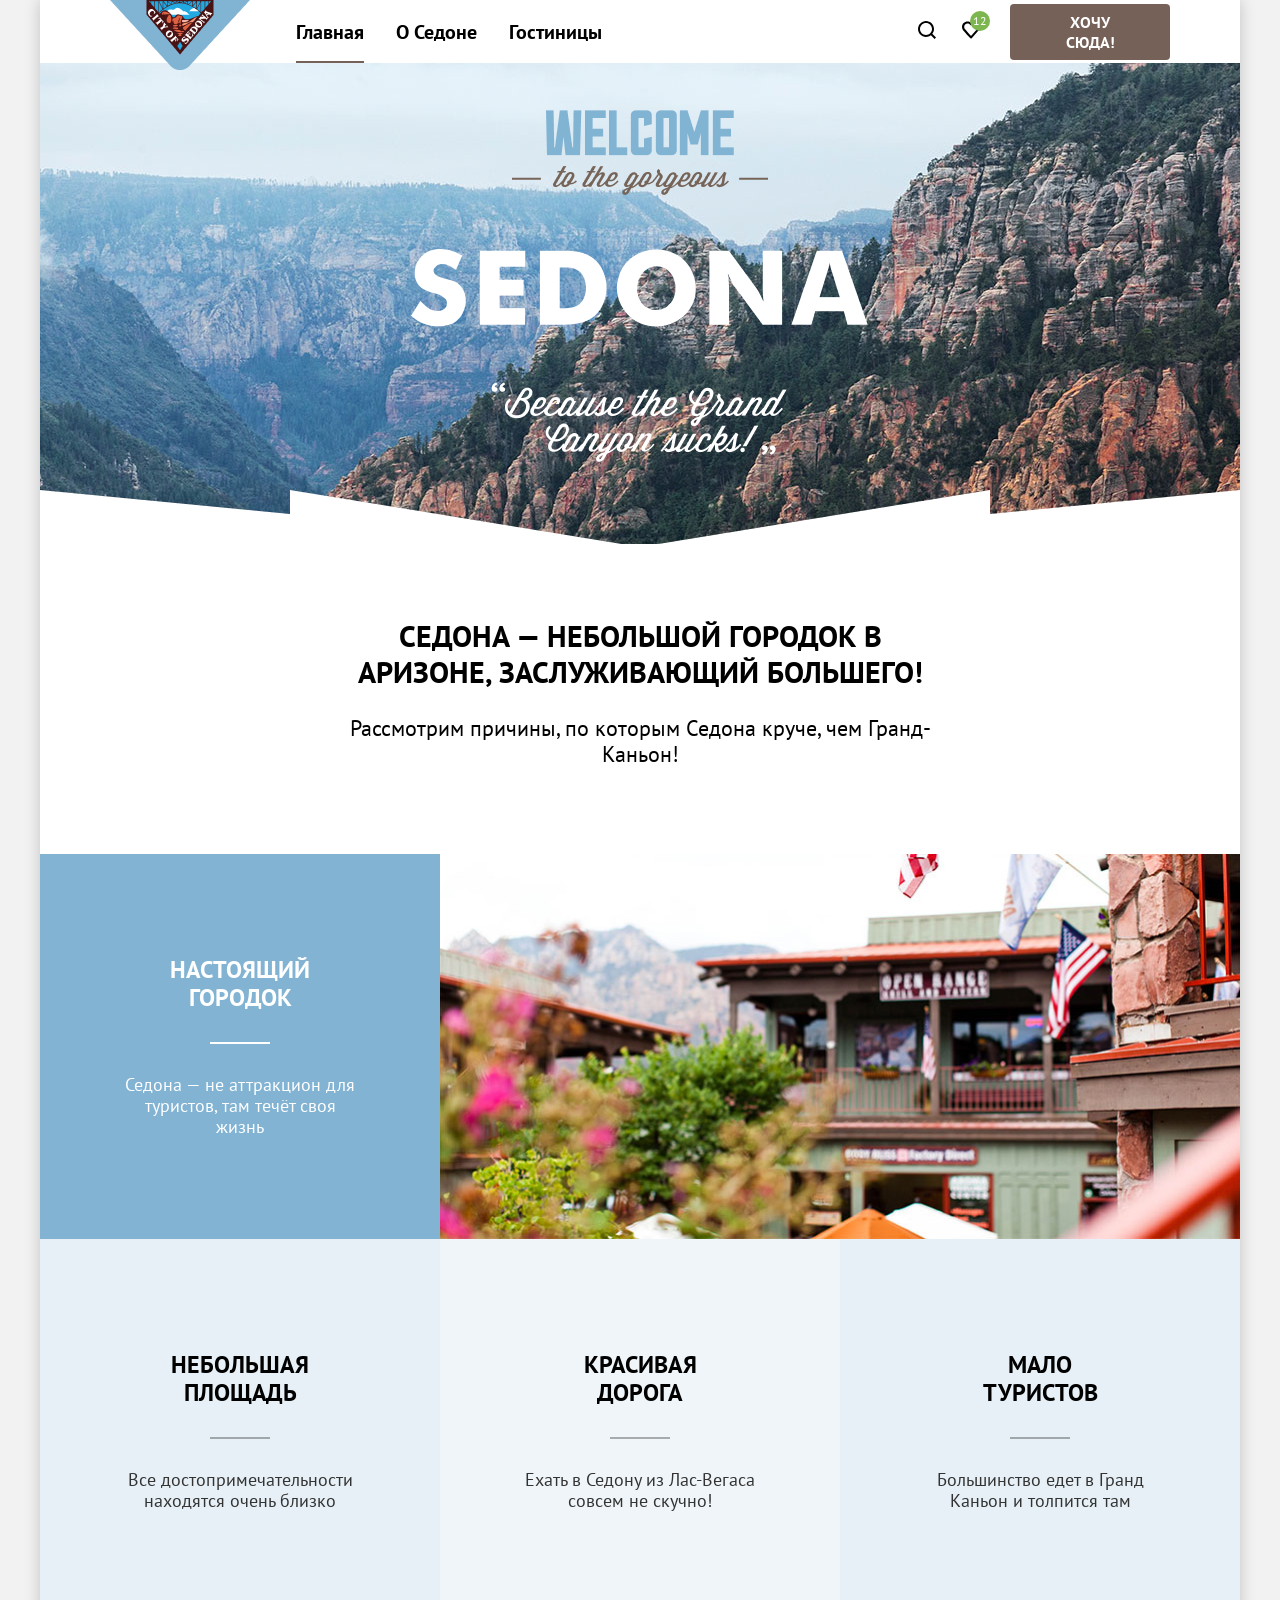
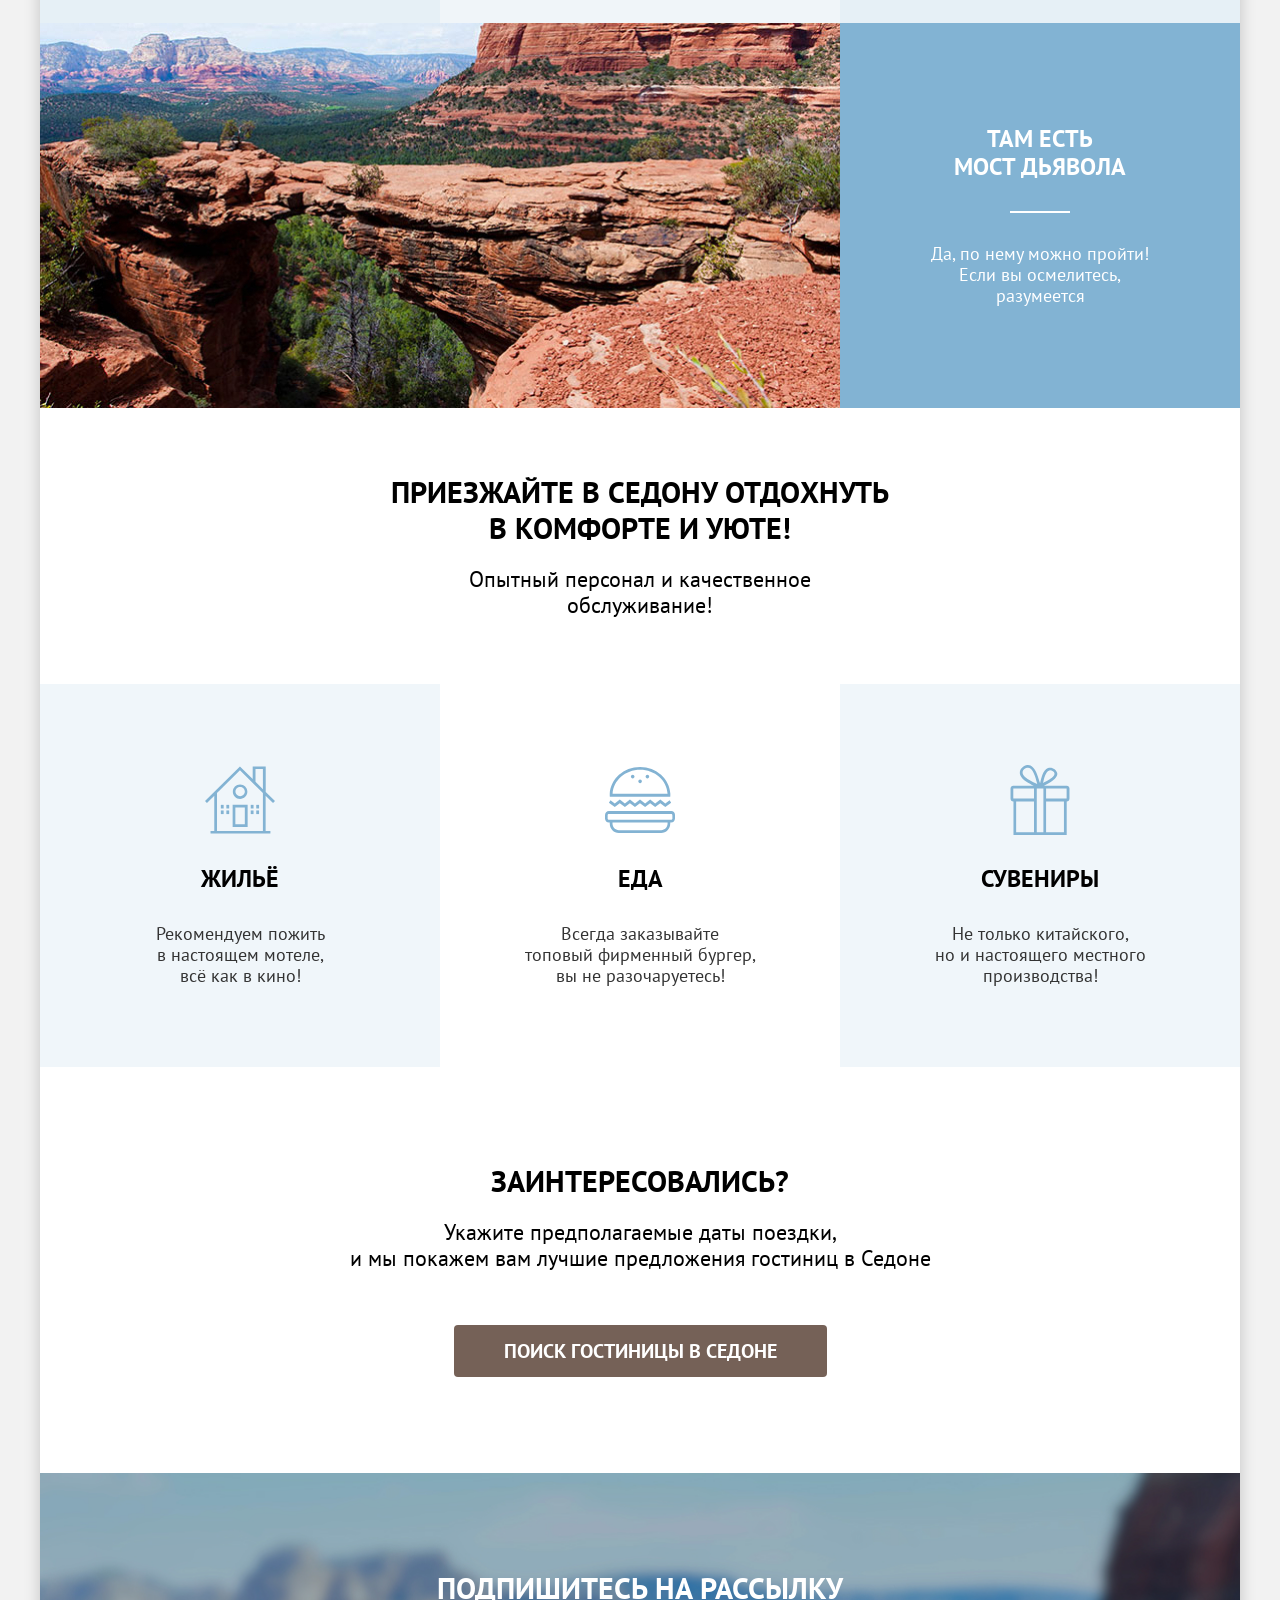
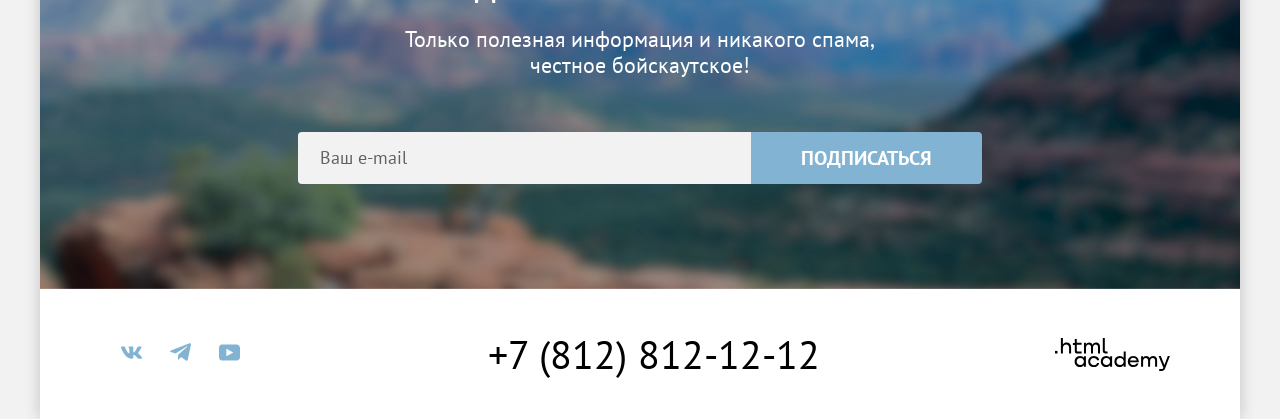
<file: index.html>
<!DOCTYPE html>
<html lang="ru">
<head>
    <meta charset="utf-8">
    <link rel="stylesheet" href="assets/css/main.css">
    <link rel="stylesheet" href="assets/css/pages/homepage.css">
    <link rel="apple-touch-icon" sizes="57x57" href="assets/images/favicon/apple-icon-57x57.png">
    <link rel="apple-touch-icon" sizes="60x60" href="assets/images/favicon/apple-icon-60x60.png">
    <link rel="apple-touch-icon" sizes="72x72" href="assets/images/favicon/apple-icon-72x72.png">
    <link rel="apple-touch-icon" sizes="76x76" href="assets/images/favicon/apple-icon-76x76.png">
    <link rel="apple-touch-icon" sizes="114x114" href="assets/images/favicon/apple-icon-114x114.png">
    <link rel="apple-touch-icon" sizes="120x120" href="assets/images/favicon/apple-icon-120x120.png">
    <link rel="apple-touch-icon" sizes="144x144" href="assets/images/favicon/apple-icon-144x144.png">
    <link rel="apple-touch-icon" sizes="152x152" href="assets/images/favicon/apple-icon-152x152.png">
    <link rel="apple-touch-icon" sizes="180x180" href="assets/images/favicon/apple-icon-180x180.png">
    <link rel="icon" type="image/png" sizes="192x192" href="assets/images/favicon/android-icon-192x192.png">
    <link rel="icon" type="image/png" sizes="32x32" href="assets/images/favicon/favicon-32x32.png">
    <link rel="icon" type="image/png" sizes="96x96" href="assets/images/favicon/favicon-96x96.png">
    <link rel="icon" type="image/png" sizes="16x16" href="assets/images/favicon/favicon-16x16.png">
    <link rel="icon" href="assets/images/favicon/favicon.ico" sizes="any">
    <link rel="manifest" href="assets/images/favicon/manifest.json">
    <meta name="msapplication-TileColor" content="#ffffff">
    <meta name="msapplication-config" content="assets/images/favicon/browserconfig.xml">
    <meta name="msapplication-TileImage" content="assets/images/favicon/ms-icon-144x144.png">
    <meta name="theme-color" content="#ffffff">
    <title>HTML Academy: Седона</title>
</head>
<body>

<div class="global-wrapper">
    <header data-test="header">
        <div class="top-menu">
            <a class="top-menu__logo" href="index.html">
                <img src="assets/images/logo.png" alt="Седона — перейти на главную страницу">
            </a>
            <nav class="menu__list">
                <a href="index.html" class="menu__list-item is-active">Главная</a>
                <a href="#" class="menu__list-item">О Седоне</a>
                <a href="catalog.html" class="menu__list-item">Гостиницы</a>
            </nav>
            <div class="top-menu__action">
                <div class="top-menu__action-items">
                    <div class="top-menu__action-search action-button">
                        <span class="visually-hidden">Поиск</span>
                        <svg class="icon">
                            <use xlink:href="#search"></use>
                        </svg>
                    </div>
                    <div class="top-menu__action-favorite action-button">
                        <span class="visually-hidden">Избранное</span>
                        <div class="favorite-count">12</div>
                        <svg class="icon">
                            <use xlink:href="#heart"></use>
                        </svg>
                    </div>
                </div>

                <a href="#" class="button top-menu__action-button">Хочу сюда!</a>
            </div>
        </div>
    </header>

    <div class="first-screen" data-test="hero">
        <div class="main-picture">
            <img src="assets/images/first-screen-text.png" width="458" height="352"
                 alt="Welcome to the gorgeous Sedona — because the Grand Canyon sucks!">
                <picture class="main-picture__texture">
                <source srcset="assets/images/first-screen-texture.png" type="image/png">
                <img src="assets/images/first-screen-texture.png" alt="">
            </picture>
        </div>

    </div>

    <main data-test="main">
        <div class="source-landing">
            <div class="first-screen__content" data-test="advantages">
                <h1 class="title h2">Седона — небольшой городок в Аризоне, заслуживающий большего!</h1>
                <div class="sub">Рассмотрим причины, по которым Седона круче, чем Гранд-Каньон!</div>
            </div>
            <div class="preview__box" data-test="infrastructure">
                <div class="features">
                    <div class="features-item">
                        <div class="features-item__content">
                            <div class="title h3">Настоящий городок</div>
                            <div class="text">Седона — не аттракцион для туристов, там течёт своя жизнь</div>
                        </div>
                    </div>
                    <div class="features-item">
                        <img src="assets/images/features-1.jpg"
                             alt="Улица Седоны: двухэтажное кафе с верандой, американские флаги и цветущие кусты на фоне красных скал" width="800" height="385">
                    </div>
                </div>
                <div class="features__grid">
                    <div class="features__grid-item">
                        <div class="title h3">Небольшая площадь</div>
                        <div class="text">Все достопримечательности находятся очень близко</div>
                    </div>
                    <div class="features__grid-item">
                        <div class="title h3">Красивая дорога</div>
                        <div class="text">Ехать в Седону из Лас-Вегаса совсем не скучно!</div>
                    </div>
                    <div class="features__grid-item">
                        <div class="title h3">Мало туристов</div>
                        <div class="text">Большинство едет в Гранд Каньон и толпится там</div>
                    </div>
                </div>
                <div class="features reversed">
                    <div class="features-item">
                        <div class="features-item__content">
                            <div class="title h3">Там есть мост дьявола</div>
                            <div class="text">Да, по нему можно пройти! Если вы осмелитесь, разумеется</div>
                        </div>
                    </div>
                    <div class="features-item">
                        <img src="assets/images/features-2.jpg"
                             alt="Мост Дьявола: природная арка из красного песчаника над долиной с хвойным лесом" width="800" height="385">
                    </div>
                </div>
            </div>
            <div class="service" data-test="service">
                <div class="p__heading">
                    <div class="title h2">Приезжайте в Седону отдохнуть в комфорте и уюте!</div>
                    <div class="sub">Опытный персонал и качественное обслуживание!</div>
                </div>
                <div class="service__grid">
                    <div class="service__grid-item">
                        <svg class="icon">
                            <use xlink:href="#house"></use>
                        </svg>
                        <div class="title h3">Жильё</div>
                        <div class="text">Рекомендуем пожить
                            в настоящем мотеле,
                            всё как в кино!</div>
                    </div>
                    <div class="service__grid-item">
                        <svg class="icon">
                            <use xlink:href="#food"></use>
                        </svg>
                        <div class="title h3">Еда</div>
                        <div class="text">Всегда заказывайте
                            топовый фирменный бургер,
                            вы не разочаруетесь!</div>
                    </div>
                    <div class="service__grid-item">
                        <svg class="icon">
                            <use xlink:href="#gift"></use>
                        </svg>

                        <div class="title h3">Сувениры</div>
                        <div class="text">Не только китайского,
                            но и настоящего местного
                            производства!</div>
                    </div>
                </div>
            </div>
            <div class="callback-container" data-test="search">
               <div class="content">
                   <div class="title h2">Заинтересовались?</div>
                   <div class="sub">Укажите предполагаемые даты поездки,
                       и мы покажем вам лучшие предложения гостиниц в Седоне</div>
               </div>
                <a href="#" class="button search__button">поиск гостиницы в седоне</a>
            </div>
            <div class="callback-form__container">
<!--                <div class="callback-form__bg"></div>-->
                <div class="p__heading">
                    <div class="title h2">Подпишитесь на рассылку</div>
                    <div class="sub">Только полезная информация и никакого спама, честное бойскаутское!</div>
                </div>
                <div class="callback-form">
                    <form class="form" action="#" method="post">
                        <input class="form__input" type="email" name="email" placeholder="Ваш e-mail" aria-label="Ваш e-mail" required>
                        <button class="button form__button" type="submit">Подписаться</button>
                    </form>
                </div>
            </div>
        </div>
    </main>
    <footer class="footer" data-test="footer">
        <div class="socials">
            <a href="https://vk.com/htmlacademy" target="_blank" rel="nofollow" class="socials__link">
                <svg class="icon">
                    <use xlink:href="#vk"></use>
                </svg>
            </a>
            <a href="https://t.me/htmlacademy " target="_blank" rel="nofollow" class="socials__link">
                <svg class="icon">
                    <use xlink:href="#telegram"></use>
                </svg>
            </a>
            <a href="https://www.youtube.com/user/htmlacademyru" target="_blank" rel="nofollow" class="socials__link">
                <svg class="icon">
                    <use xlink:href="#youtube"></use>
                </svg>
            </a>
        </div>
        <div class="phone__box">
            <a href="tel:+78128121212" class="phone">+7 (812) 812-12-12</a>
        </div>

        <a href="https://htmlacademy.ru/" target="_blank" class="logo-htmlAcademy"
           aria-label="HTML Academy — сайт разработчика">
            <svg class="icon" aria-hidden="true" focusable="false">
                <use xlink:href="#htmlacademy"></use>
            </svg>
        </a>
    </footer>
</div>

<!-- чтобы включить модально окно нужно добавить класс 'open' к 'modal-overlay' -->
<div class="modal-overlay" data-test="modal">
    <button class="modal-overlay__backdrop" type="button" aria-label="Закрыть окно поиска"></button>

    <section class="modal">
        <h2 class="modal__title">Поиск гостиницы в Седоне</h2>
        <button class="modal__close" type="button" aria-label="Закрыть окно поиска">
            <svg class="icon">
                <use xlink:href="#close"></use>
            </svg>
        </button>

        <form class="search-form" action="#" method="post">
            <div class="search-form__row">
                <label class="search-form__label" for="check-in">Дата Заезда:</label>
                <div class="search-form__field">
                    <input class="search-form__input" type="text" id="check-in" name="check-in" value="27 апреля 2020" required>
                    <svg class="icon search-form__icon">
                        <use xlink:href="#calendar"></use>
                    </svg>
                </div>
                <p class="search-form__message search-form__message--error">Мы не можем отправить вас в прошлое.</p>
            </div>

            <div class="search-form__row">
                <label class="search-form__label" for="check-out">Дата Выезда:</label>
                <div class="search-form__field">
                    <input class="search-form__input" type="text" id="check-out" name="check-out" value="1 сентября 2023" required>
                    <svg class="icon search-form__icon">
                        <use xlink:href="#calendar"></use>
                    </svg>
                </div>
                <p class="search-form__message">На эти даты есть свободные номера. Пока есть.</p>
            </div>

            <div class="search-form__row search-form__row--people">
                <div class="search-form__people">
                    <label class="search-form__label" for="adults">Взрослые:</label>
                    <div class="counter">
                        <button class="counter__button" type="button" aria-label="Меньше взрослых">
                            <svg class="icon">
                                <use xlink:href="#minus"></use>
                            </svg>
                        </button>
                        <input class="counter__input" type="number" id="adults" name="adults" value="2" min="1">
                        <button class="counter__button" type="button" aria-label="Больше взрослых">
                            <svg class="icon">
                                <use xlink:href="#plus"></use>
                            </svg>
                        </button>
                    </div>
                </div>

                <div class="search-form__people">
                    <div class="search-form__people-heading">
                        <label class="search-form__label" for="children">Дети:</label>
                        <div class="tooltip">
                            <button class="tooltip__toggle" type="button" aria-label="Подсказка о возрасте детей">
                                <svg class="icon">
                                    <use xlink:href="#info"></use>
                                </svg>
                            </button>
                            <p class="tooltip__text">Укажите количество детей, которые будут с вами, возраст которых от
                                6 до 18 лет. Дети до 6 лет размещаются бесплатно.</p>
                        </div>
                    </div>
                    <div class="counter">
                        <button class="counter__button" type="button" aria-label="Меньше детей">
                            <svg class="icon">
                                <use xlink:href="#minus"></use>
                            </svg>
                        </button>
                        <input class="counter__input" type="number" id="children" name="children" value="2" min="0">
                        <button class="counter__button" type="button" aria-label="Больше детей">
                            <svg class="icon">
                                <use xlink:href="#plus"></use>
                            </svg>
                        </button>
                    </div>
                </div>
            </div>

            <button class="button search-form__submit" type="submit">Найти</button>
        </form>
    </section>
</div>


<svg width="0" height="0" class="hidden">
    <symbol xmlns="http://www.w3.org/2000/svg" viewBox="0 0 75 72" id="house">
        <path d="M29.6185 65H45.6827V41.2H29.6185V65ZM32.5301 44.1H42.6707V62.1H32.5301V44.1Z"></path>
        <path d="M72.8916 39.3L75 37.2L65.0602 27.3V0H51.1044V13.6L37.4498 0L0 37.2L2.10843 39.3L9.93976 31.5V69.1H5.92369V72H70.0803V69.1H64.9598V31.5L72.8916 39.3ZM62.0482 69.1H12.8514V28.5L37.4498 4.1L62.0482 28.5V69.1ZM62.0482 24.4L54.1165 16.5V2.9H62.0482V24.4Z"></path>
        <path d="M29.8193 27.1C29.8193 31.4 33.3333 34.8 37.5502 34.8C41.8675 34.8 45.3815 31.3 45.3815 27.1C45.3815 22.8 41.8675 19.4 37.5502 19.4C33.3333 19.4 29.8193 22.8 29.8193 27.1ZM37.6506 22.1C40.3614 22.1 42.6707 24.3 42.6707 27C42.6707 29.7 40.4618 31.9 37.6506 31.9C34.9398 31.9 32.6305 29.7 32.6305 27C32.6305 24.3 34.8394 22.1 37.6506 22.1Z"></path>
        <path d="M19.9799 41.2H16.9679V45.1H19.9799V41.2Z" ></path>
        <path d="M25.9036 41.2H22.8916V45.1H25.9036V41.2Z" ></path>
        <path d="M19.9799 47.2H16.9679V51.1H19.9799V47.2Z" ></path>
        <path d="M25.9036 47.2H22.8916V51.1H25.9036V47.2Z" ></path>
        <path d="M52.008 41.2H48.996V45.1H52.008V41.2Z" ></path>
        <path d="M57.9317 41.2H54.9197V45.1H57.9317V41.2Z" ></path>
        <path d="M52.008 47.2H48.996V51.1H52.008V47.2Z" ></path>
        <path d="M57.9317 47.2H54.9197V51.1H57.9317V47.2Z" ></path>
    </symbol>
    <symbol xmlns="http://www.w3.org/2000/svg" viewBox="0 0 74 70" id="food">
        <path d="M70.0757 46.7H4.1103C1.80452 46.7 0 48.6 0 51V54.5C0 56.9 1.90477 58.8 4.1103 58.8H5.01257V59.9C5.01257 65.4 9.32337 70 14.6367 70H59.3488C64.6621 70 68.9729 65.5 68.9729 59.9V58.8H69.8752C72.181 58.8 73.9855 56.9 73.9855 54.5V51C74.186 48.7 72.2812 46.7 70.0757 46.7ZM66.1659 59.9C66.1659 63.8 63.1583 66.9 59.449 66.9H14.6367C10.9274 66.9 7.91985 63.7 7.91985 59.9V58.8H66.1659V59.9ZM71.2787 54.5C71.2787 55.2 70.6772 55.8 70.0757 55.8H4.01005C3.30829 55.8 2.80704 55.2 2.80704 54.5V51C2.80704 50.3 3.40855 49.7 4.01005 49.7H69.9754C70.6772 49.7 71.1784 50.3 71.1784 51C71.2787 51 71.2787 54.5 71.2787 54.5Z" ></path>
        <path d="M15.6392 38.4L21.0528 42.5L26.3661 38.4L31.6794 42.5L36.9927 38.4L42.4063 42.5L47.7196 38.4L53.0329 42.5L58.4465 38.4L63.7598 42.5L69.9754 37.8L68.2711 35.3L63.7598 38.7L58.4465 34.6L53.0329 38.7L47.7196 34.6L42.4063 38.7L36.9927 34.6L31.6794 38.7L26.3661 34.6L21.0528 38.7L15.6392 34.6L10.3259 38.7L5.81458 35.3L4.1103 37.8L10.3259 42.5L15.6392 38.4Z" ></path>
        <path d="M8.02011 31.5H68.9729C68.9729 30.9 69.0732 30.3 69.0732 29.6C69.0732 29.2 69.0732 28.8 69.0732 28.4C68.3714 12.7 54.3362 0 37.093 0C19.7495 0 5.71432 12.7 5.01257 28.5C5.01257 28.9 5.01257 29.3 5.01257 29.7C5.01257 30.3 5.00815 30.9 5.1084 31.5H8.02011ZM37.093 3C52.7322 3 65.5644 14.3 66.1659 28.5H8.02011C8.62161 14.4 21.4538 3 37.093 3Z" ></path>
        <path d="M37.093 17.3C38.145 17.3 38.9978 16.4046 38.9978 15.3C38.9978 14.1954 38.145 13.3 37.093 13.3C36.041 13.3 35.1882 14.1954 35.1882 15.3C35.1882 16.4046 36.041 17.3 37.093 17.3Z" ></path>
        <path d="M29.2734 12.2C30.3254 12.2 31.1782 11.3046 31.1782 10.2C31.1782 9.09543 30.3254 8.2 29.2734 8.2C28.2214 8.2 27.3686 9.09543 27.3686 10.2C27.3686 11.3046 28.2214 12.2 29.2734 12.2Z" ></path>
        <path d="M44.8123 12.2C45.8643 12.2 46.7171 11.3046 46.7171 10.2C46.7171 9.09543 45.8643 8.2 44.8123 8.2C43.7604 8.2 42.9076 9.09543 42.9076 10.2C42.9076 11.3046 43.7604 12.2 44.8123 12.2Z" ></path>
    </symbol>
    <symbol xmlns="http://www.w3.org/2000/svg" viewBox="0 0 64 76" id="gift">
        <path d="M61.1 22.4625H61H36.3C50.1 15.5576 51.2 11.1546 50.7 8.75288C49.5 4.75007 45 1.74797 40.7 3.34909C35.1 5.45056 33.6 13.7564 32.1 19.7606C30.1 13.6563 28.3 5.95091 23.9 2.04818C22.6 0.947407 20.8 -0.253434 18.1 0.0467764C14.1 0.447057 8.3 5.45056 10.6 11.0545C12.9 16.4583 20.3 19.8607 25.2 22.5626H3.2H2.9C1.3 22.5626 0 23.8635 0 25.4646V36.7725C0 38.3736 1.3 39.6745 2.9 39.6745H3.2V72.9979V75.3996V76H61V75.4996V72.9979V39.5745H61.1C62.7 39.5745 64 38.2736 64 36.6724V25.3645C64 23.7634 62.7 22.4625 61.1 22.4625ZM42.4 5.85084C44.5 5.55063 47.4 7.15176 47.7 9.05309C48.1 11.8551 44.3 14.3568 42.6 15.4576C40.1 17.1588 37.7 18.0594 35.3 19.5604C36.2 15.8579 37.8 6.55133 42.4 5.85084ZM19.5 15.8579C17.3 14.3568 13 11.4548 13.1 8.05239C13.2 4.44986 18.8 1.44776 21.9 4.14965C25.8 7.55203 27.6 15.2574 29 20.7613C25.8 19.2602 22.7 17.9593 19.5 15.8579ZM25.5 72.9979H6.1V39.5745H25.5V72.9979ZM25.5 36.4723H3V25.4646H25.5V36.4723ZM35.7 36.4723V39.4744V72.9979H28.5V39.5745V36.5724V25.5647H35.7V36.4723ZM58 72.9979H38.6V39.5745H58V72.9979ZM60.9 36.4723H38.6V25.4646H60.9V36.4723Z" ></path>
    </symbol>
    <symbol xmlns="http://www.w3.org/2000/svg" viewBox="0 0 18 17" id="heart">
        <path d="M8.9 17C8.6 17 8.3 16.9 8.1 16.6C2.7 10.5 1.4 9.1 1.1 8.7C0.4 7.8 0 6.6 0 5.4C0 2.4 2.4 0 5.5 0C6.8 0 8 0.5 9 1.3C10 0.5 11.3 0 12.5 0C15.5 0 18 2.4 18 5.4C18 6.7 17.5 7.9 16.7 8.8L9.7 16.7C9.5 16.9 9.3 17 8.9 17ZM2.9 7.5C3.2 7.9 6.4 11.5 9 14.4L15.2 7.4C15.7 6.9 15.9 6.2 15.9 5.4C15.9 3.6 14.4 2.1 12.6 2.1C11.6 2.1 10.6 2.6 9.9 3.4C9.6 3.7 9.3 3.8 9 3.8C8.7 3.8 8.4 3.6 8.2 3.4C7.5 2.6 6.5 2.1 5.5 2.1C3.7 2.1 2.2 3.6 2.2 5.4C2.1 6.3 2.5 7 2.9 7.5C2.8 7.5 2.8 7.5 2.9 7.5Z"></path>
    </symbol>
    <symbol xmlns="http://www.w3.org/2000/svg" viewBox="0 0 18 18" id="search">
        <path d="M18 16.5083L14.3 12.8287C15.3 11.5359 16 9.8453 16 7.9558C16 3.58011 12.4 0 8 0C3.6 0 0 3.67956 0 8.05525C0 12.4309 3.6 16.011 8 16.011C9.8 16.011 11.5 15.4144 12.9 14.3204L16.6 18L18 16.5083ZM8 14.0221C4.7 14.0221 2 11.337 2 8.05525C2 4.77348 4.7 2.0884 8 2.0884C11.3 2.0884 14 4.77348 14 8.05525C14 11.337 11.3 14.0221 8 14.0221Z"></path>
    </symbol>
    <symbol xmlns="http://www.w3.org/2000/svg" viewBox="0 0 24 14" id="vk">
        <path fill-rule="evenodd" clip-rule="evenodd" d="M23.45 0.948C23.616 0.402 23.45 0 22.655 0H20.03C19.362 0 19.054 0.347 18.887 0.73C18.887 0.73 17.552 3.926 15.661 6.002C15.049 6.604 14.771 6.795 14.437 6.795C14.27 6.795 14.019 6.604 14.019 6.057V0.948C14.019 0.292 13.835 0 13.279 0H9.151C8.734 0 8.483 0.304 8.483 0.593C8.483 1.214 9.429 1.358 9.526 3.106V6.904C9.526 7.737 9.373 7.888 9.039 7.888C8.149 7.888 5.984 4.677 4.699 1.003C4.45 0.288 4.198 0 3.527 0H0.9C0.15 0 0 0.347 0 0.73C0 1.412 0.89 4.8 4.145 9.281C6.315 12.341 9.37 14 12.153 14C13.822 14 14.028 13.632 14.028 12.997V10.684C14.028 9.947 14.186 9.8 14.715 9.8C15.105 9.8 15.772 9.992 17.33 11.467C19.11 13.216 19.403 14 20.405 14H23.03C23.78 14 24.156 13.632 23.94 12.904C23.702 12.18 22.852 11.129 21.725 9.882C21.113 9.172 20.195 8.407 19.916 8.024C19.527 7.533 19.638 7.314 19.916 6.877C19.916 6.877 23.116 2.451 23.449 0.948H23.45Z"></path>
    </symbol>
    <symbol xmlns="http://www.w3.org/2000/svg" viewBox="0 0 18 16" id="telegram">
        <path d="M16.785 0.0992597L0.840489 6.24776C-0.247661 6.68481 -0.241365 7.29184 0.640845 7.56253L4.73445 8.83953L14.2058 2.8637C14.6537 2.59121 15.0629 2.7378 14.7265 3.03636L7.05283 9.96185H7.05103L7.05283 9.96275L6.77045 14.1823C7.18413 14.1823 7.36669 13.9925 7.59871 13.7686L9.58705 11.8351L13.7229 14.89C14.4855 15.31 15.0332 15.0941 15.2229 14.1841L17.9379 1.38885C18.2158 0.274623 17.5126 -0.229883 16.785 0.0992597Z"></path>
    </symbol>
    <symbol xmlns="http://www.w3.org/2000/svg" viewBox="0 0 22 17" id="youtube">
        <path d="M18.607 0H3.17413C1.31343 0 0 1.59375 0 3.4V13.4937C0 15.4062 1.31343 17 3.17413 17H18.8259C20.4677 17 22 15.4062 22 13.6V3.4C21.7811 1.59375 20.4677 0 18.607 0ZM7.66169 12.5375V4.4625L14.995 8.5L7.66169 12.5375Z"></path>
    </symbol>
    <symbol xmlns="http://www.w3.org/2000/svg" viewBox="0 0 12 12" id="home">
        <path d="M6 0L0 5.80006V12.0001H12V5.80006L6 0ZM11 11.0001H1V6.20005L6 1.4L11 6.20005V11.0001Z"></path>
        <path d="M4 10.0001H5V7.50005H7V10.0001H8V6.50005H4V10.0001Z"></path>
    </symbol>
    <symbol xmlns="http://www.w3.org/2000/svg" viewBox="0 0 7 10" id="arrow-right">
        <path d="M6.11167 4.4375L1.36167 0.1875C1.11167 -0.0625 0.611674 -0.0625 0.236674 0.1875C-0.138326 0.4375 -0.0133261 0.9375 0.236674 1.1875L4.36167 4.9375L0.361674 8.6875C0.111674 8.9375 0.111674 9.4375 0.361674 9.6875C0.361674 9.8125 0.736674 9.9375 0.861674 9.9375C0.986674 9.9375 1.23667 9.8125 1.36167 9.6875L6.11167 5.4375C6.48667 5.1875 6.48667 4.6875 6.11167 4.4375Z"></path>
    </symbol>
    <symbol xmlns="http://www.w3.org/2000/svg" viewBox="0 0 14 14" id="close">
        <path d="M14 1.4L12.6 0L7 5.6L1.4 0L0 1.4L5.6 7L0 12.6L1.4 14L7 8.4L12.6 14L14 12.6L8.4 7L14 1.4Z"></path>
    </symbol>
    <symbol xmlns="http://www.w3.org/2000/svg" viewBox="0 0 14 14" id="plus">
        <path d="M14 6H8V0H6V6H0V8H6V14H8V8H14V6Z"></path>
    </symbol>
    <symbol xmlns="http://www.w3.org/2000/svg" viewBox="0 0 14 2" id="minus">
        <path d="M14 0H0V2H14V0Z"></path>
    </symbol>
    <symbol xmlns="http://www.w3.org/2000/svg" viewBox="0 0 4 12" id="info">
        <path d="M2 0C0.9 0 0 0.9 0 2C0 3.1 0.9 4 2 4C3.1 4 4 3.1 4 2C4 0.9 3.1 0 2 0Z"></path>
        <path d="M3.5 5.5H0.5V12H3.5V5.5Z"></path>
    </symbol>
    <symbol xmlns="http://www.w3.org/2000/svg" viewBox="0 0 16 15" id="calendar">
        <path d="M5.75 10C6.05 10 6.25 9.8 6.25 9.5C6.25 9.2 6.05 9 5.75 9C5.45 9 5.25 9.2 5.25 9.5C5.25 9.8 5.45 10 5.75 10Z" ></path>
        <path d="M15 2H13V0H12V2H4V0H3V2H1C0.4 2 0 2.4 0 3V14C0 14.5 0.4 15 1 15H15C15.5 15 16 14.5 16 14V3C16 2.4 15.5 2 15 2ZM15 14H1V7H15V14ZM1 6V3H3V5H4V3H12V5H13V3H15V6H1Z"></path>
        <path d="M8 10C8.3 10 8.5 9.8 8.5 9.5C8.5 9.2 8.3 9 8 9C7.7 9 7.5 9.2 7.5 9.5C7.5 9.8 7.7 10 8 10Z" fill="black"></path>
        <path d="M10.25 10C10.55 10 10.75 9.8 10.75 9.5C10.75 9.2 10.55 9 10.25 9C9.95 9 9.75 9.2 9.75 9.5C9.75 9.8 9.95 10 10.25 10Z"></path>
        <path d="M5.75 11C5.45 11 5.25 11.2 5.25 11.5C5.25 11.8 5.45 12 5.75 12C6.05 12 6.25 11.8 6.25 11.5C6.25 11.2 6.05 11 5.75 11Z" fill="black"></path>
        <path d="M3.5 10C3.8 10 4 9.8 4 9.5C4 9.2 3.8 9 3.5 9C3.2 9 3 9.2 3 9.5C3 9.8 3.2 10 3.5 10Z"></path>
        <path d="M3.5 11C3.2 11 3 11.2 3 11.5C3 11.8 3.2 12 3.5 12C3.8 12 4 11.8 4 11.5C4 11.2 3.8 11 3.5 11Z"></path>
        <path d="M8 11C7.7 11 7.5 11.2 7.5 11.5C7.5 11.8 7.7 12 8 12C8.3 12 8.5 11.8 8.5 11.5C8.5 11.2 8.3 11 8 11Z"></path>
        <path d="M10.25 11C9.95 11 9.75 11.2 9.75 11.5C9.75 11.8 9.95 12 10.25 12C10.55 12 10.75 11.8 10.75 11.5C10.75 11.2 10.55 11 10.25 11Z"></path>
        <path d="M12.5 10C12.8 10 13 9.8 13 9.5C13 9.2 12.8 9 12.5 9C12.2 9 12 9.2 12 9.5C12 9.8 12.2 10 12.5 10Z"></path>
        <path d="M12.5 11C12.2 11 12 11.2 12 11.5C12 11.8 12.2 12 12.5 12C12.8 12 13 11.8 13 11.5C13 11.2 12.8 11 12.5 11Z"></path>
    </symbol>
    <symbol xmlns="http://www.w3.org/2000/svg" viewBox="0 0 115 33" id="htmlacademy">
        <path d="M0 12.9V15.5H2.5V12.9H0Z"></path>
        <path d="M11.6 4.5C10 4.5 8.8 5.2 8 6.2H7.9V0H5.9V15.5H7.9V10.2C7.9 8.1 9.2 6.6 11.2 6.6C13 6.6 14.1 8 14.1 9.8V15.5H16.1V9.4C16.2 6.4 14.3 4.5 11.6 4.5Z"></path>
        <path d="M26.6 4.8H21.8V1.1H19.8V4.9H17.9V6.9H19.8V12.9C19.8 14.6 20.8 15.6 22.5 15.6H26.6V13.6H22.9C22.2 13.6 21.8 13.2 21.8 12.5V6.8H26.6V4.8Z"></path>
        <path d="M41.1 4.6C39.5 4.6 38.2 5.4 37.6 6.7H37.5C36.9 5.5 35.7 4.6 34.1 4.6C32.7 4.6 31.6 5.4 31 6.4H30.9V4.8H29V15.4H31V10C31 8 32 6.5 33.6 6.5C35.1 6.5 36 7.5 36 9.1V15.4H38V9.8C38 7.4 39.4 6.5 40.6 6.5C42.1 6.5 43 7.5 43 9.1V15.4H45V8.9C45.1 6.4 43.6 4.6 41.1 4.6Z"></path>
        <path d="M47.8 12.7C47.8 14.4 48.8 15.4 50.6 15.4H52.6V13.4H50.9C50.2 13.4 49.8 13 49.8 12.3V0H47.8V12.7Z"></path>
        <path d="M28.9 19.7C28 18.6 26.7 17.9 25 17.9C21.9 17.9 19.6 20.2 19.6 23.5C19.6 26.8 21.9 29.1 25 29.1C26.8 29.1 28 28.3 28.8 27.2H28.9V28.8H30.9V18.2H28.9V19.7ZM25.3 27.1C23.1 27.1 21.7 25.5 21.7 23.5C21.7 21.5 23.1 19.9 25.3 19.9C27.5 19.9 28.9 21.5 28.9 23.5C28.9 25.4 27.5 27.1 25.3 27.1Z"></path>
        <path d="M44.2 22C43.7 19.6 41.6 17.9 38.8 17.9C35.4 17.9 33.2 20.4 33.2 23.5C33.2 26.6 35.4 29.1 38.8 29.1C41.6 29.1 43.7 27.3 44.2 24.9H42.1C41.7 26.2 40.4 27.2 38.8 27.2C36.6 27.2 35.2 25.6 35.2 23.6C35.2 21.6 36.6 20 38.8 20C40.4 20 41.6 21 42.1 22.2H44.2V22Z"></path>
        <path d="M55.1 19.7C54.2 18.6 52.9 17.9 51.2 17.9C48.1 17.9 45.8 20.2 45.8 23.5C45.8 26.8 48.1 29.1 51.2 29.1C53 29.1 54.2 28.3 55 27.2H55.1V28.8H57.1V18.2H55.1V19.7ZM51.5 27.1C49.3 27.1 47.9 25.5 47.9 23.5C47.9 21.5 49.3 19.9 51.5 19.9C53.7 19.9 55.1 21.5 55.1 23.5C55.1 25.4 53.6 27.1 51.5 27.1Z"></path>
        <path d="M68.7 19.8C67.8 18.7 66.5 17.9 64.8 17.9C61.7 17.9 59.4 20.2 59.4 23.5C59.4 26.8 61.6 29.1 64.8 29.1C66.5 29.1 67.8 28.3 68.6 27.3H68.7V28.8H70.7V13.4H68.7V19.8ZM65.1 27.1C62.9 27.1 61.5 25.5 61.5 23.5C61.5 21.5 62.9 19.9 65.1 19.9C67.3 19.9 68.7 21.5 68.7 23.5C68.6 25.5 67.2 27.1 65.1 27.1Z"></path>
        <path d="M78.3 17.9C75 17.9 72.8 20.4 72.8 23.5C72.8 26.5 74.9 29.1 78.3 29.1C80.8 29.1 82.8 27.8 83.5 25.5H81.4C80.9 26.5 79.8 27.1 78.4 27.1C76.5 27.1 75.1 25.8 75 24.2H83.8C84 20.6 81.8 17.9 78.3 17.9ZM78.3 19.8C80 19.8 81.3 20.8 81.6 22.4H75.1C75.4 20.9 76.6 19.8 78.3 19.8Z"></path>
        <path d="M98.2 17.9C96.6 17.9 95.3 18.7 94.6 19.9H94.5C93.9 18.7 92.7 17.9 91.1 17.9C89.7 17.9 88.6 18.6 88 19.7V18.2H86.1V28.8H88.1V23.4C88.1 21.4 89.1 20 90.7 19.9C92.2 19.9 93.1 20.9 93.1 22.5V28.8H95.1V23.2C95.1 20.8 96.5 19.9 97.7 19.9C99.2 19.9 100.1 20.9 100.1 22.5V28.8H102.1V22.3C102.2 19.7 100.7 17.9 98.2 17.9Z"></path>
        <path d="M109.4 27L105.8 18.1H103.6L108.4 29.7C108.1 30.6 107.7 30.9 106.7 30.9H104.2V32.9H106.7C108.5 32.9 109.5 32.1 110.2 30.3L114.9 18.1H112.8L109.4 27Z"></path>
    </symbol>
</svg>

</body>
</html>
</file>
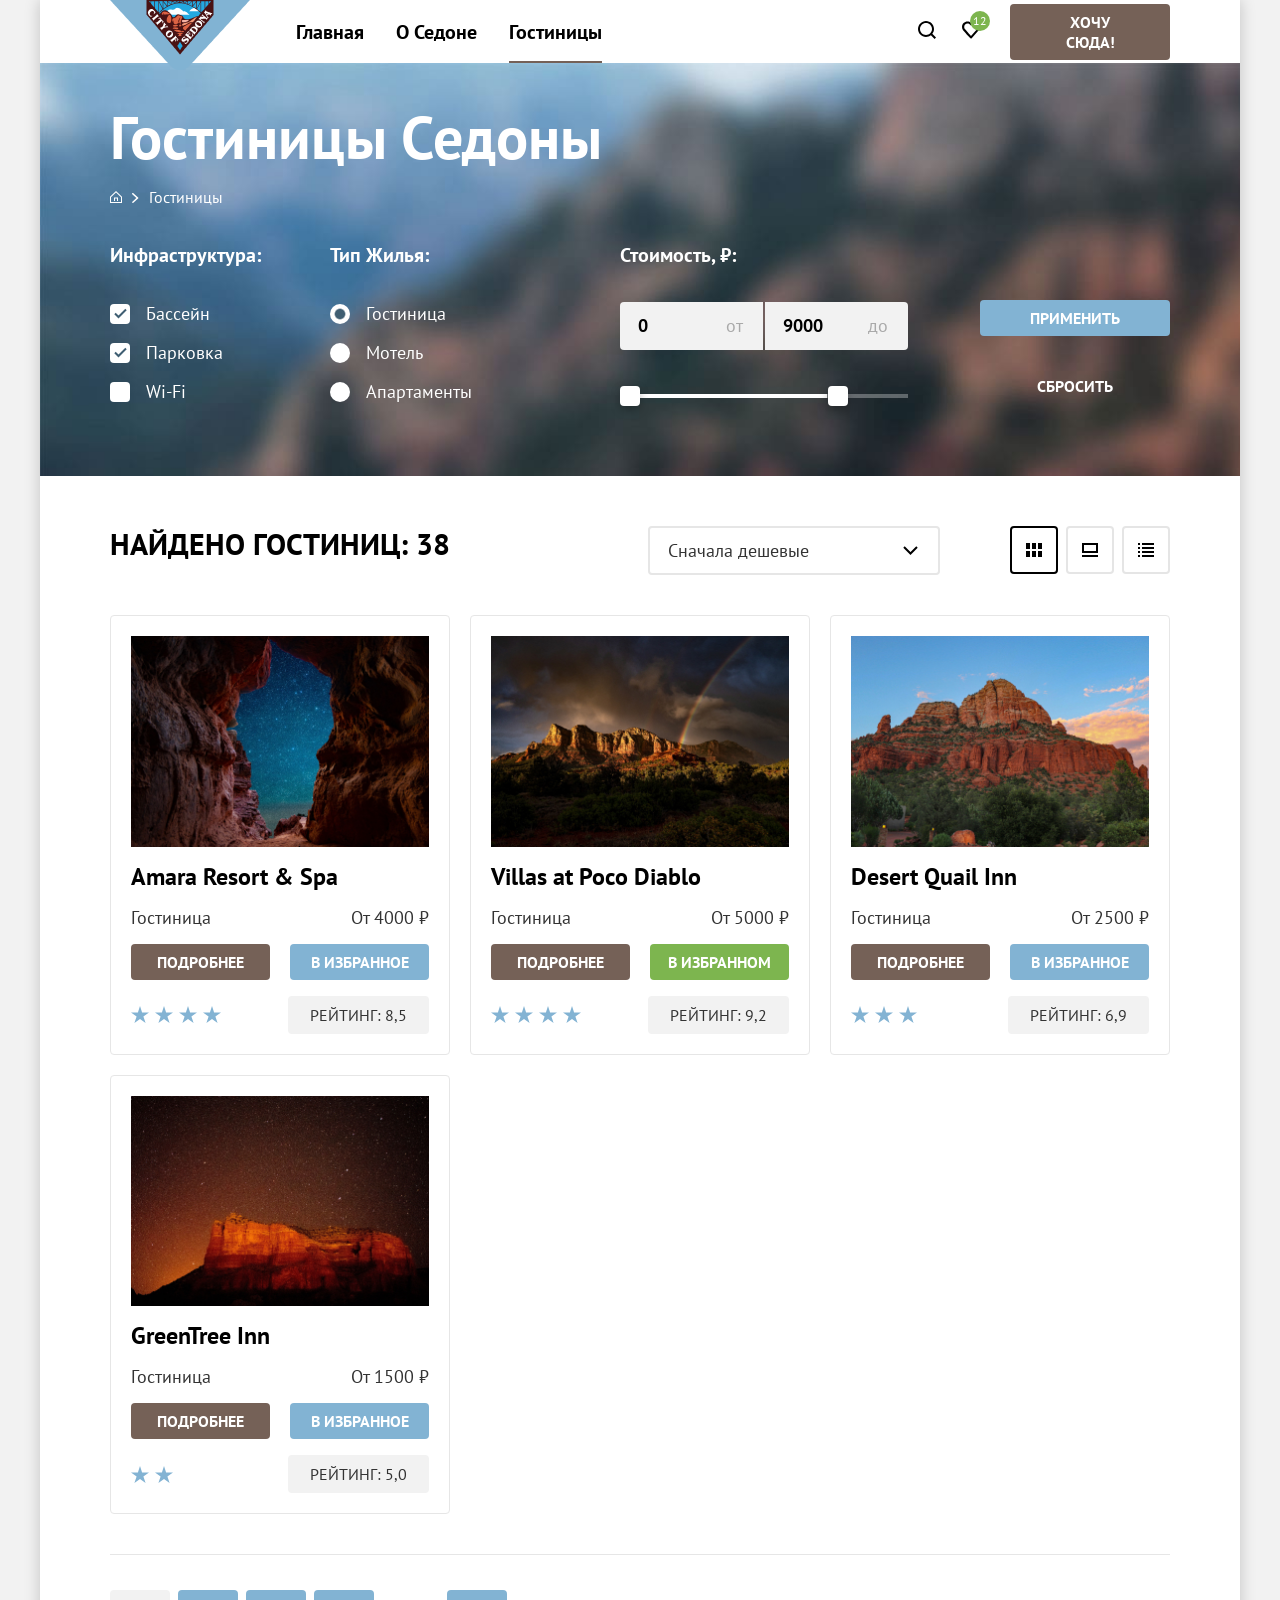
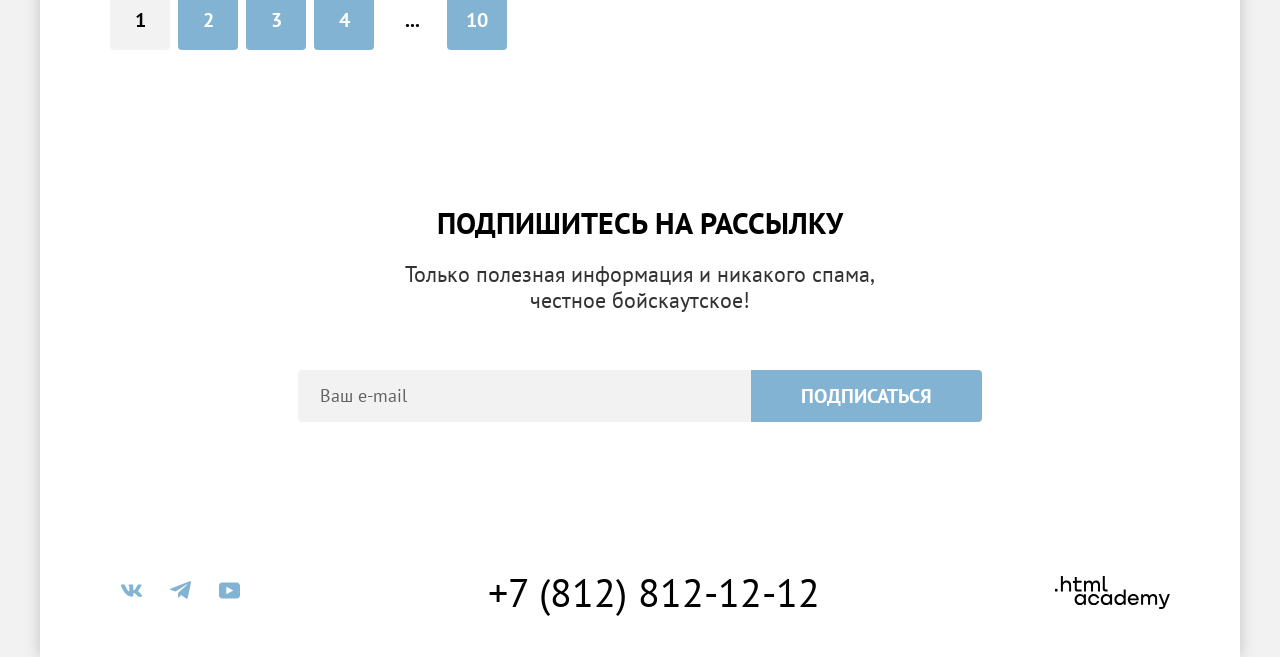
<file: catalog.html>
<!DOCTYPE html>
<html lang="ru">
<head>
    <meta charset="utf-8">
    <link rel="stylesheet" href="assets/css/main.css">
    <link rel="stylesheet" href="assets/css/pages/catalog.css">
    <link rel="apple-touch-icon" sizes="57x57" href="assets/images/favicon/apple-icon-57x57.png">
    <link rel="apple-touch-icon" sizes="60x60" href="assets/images/favicon/apple-icon-60x60.png">
    <link rel="apple-touch-icon" sizes="72x72" href="assets/images/favicon/apple-icon-72x72.png">
    <link rel="apple-touch-icon" sizes="76x76" href="assets/images/favicon/apple-icon-76x76.png">
    <link rel="apple-touch-icon" sizes="114x114" href="assets/images/favicon/apple-icon-114x114.png">
    <link rel="apple-touch-icon" sizes="120x120" href="assets/images/favicon/apple-icon-120x120.png">
    <link rel="apple-touch-icon" sizes="144x144" href="assets/images/favicon/apple-icon-144x144.png">
    <link rel="apple-touch-icon" sizes="152x152" href="assets/images/favicon/apple-icon-152x152.png">
    <link rel="apple-touch-icon" sizes="180x180" href="assets/images/favicon/apple-icon-180x180.png">
    <link rel="icon" type="image/png" sizes="192x192" href="assets/images/favicon/android-icon-192x192.png">
    <link rel="icon" type="image/png" sizes="32x32" href="assets/images/favicon/favicon-32x32.png">
    <link rel="icon" type="image/png" sizes="96x96" href="assets/images/favicon/favicon-96x96.png">
    <link rel="icon" type="image/png" sizes="16x16" href="assets/images/favicon/favicon-16x16.png">
    <link rel="icon" href="assets/images/favicon/favicon.ico" sizes="any">
    <link rel="manifest" href="assets/images/favicon/manifest.json">
    <meta name="msapplication-TileColor" content="#ffffff">
    <meta name="msapplication-config" content="assets/images/favicon/browserconfig.xml">
    <meta name="msapplication-TileImage" content="assets/images/favicon/ms-icon-144x144.png">
    <meta name="theme-color" content="#ffffff">
    <title>HTML Academy: Седона — Гостиницы</title>
</head>
<body>


<div class="global-wrapper">
    <header data-test="header">
        <div class="top-menu">
            <a class="top-menu__logo" href="index.html">
                <img src="assets/images/logo.png" alt="Логотип Седона">
            </a>
            <nav class="menu__list">
                <a href="index.html" class="menu__list-item">Главная</a>
                <a href="#" class="menu__list-item">О Седоне</a>
                <a href="catalog.html" class="menu__list-item is-active">Гостиницы</a>
            </nav>
            <div class="top-menu__action">
                <div class="top-menu__action-items">
                    <div class="top-menu__action-search action-button">
                        <span class="visually-hidden">Поиск</span>
                        <svg class="icon">
                            <use xlink:href="#search"></use>
                        </svg>
                    </div>
                    <div class="top-menu__action-favorite action-button">
                        <span class="visually-hidden">Избранное</span>
                        <div class="favorite-count">12</div>
                        <svg class="icon">
                            <use xlink:href="#heart"></use>
                        </svg>
                    </div>
                </div>

                <a href="#" class="button top-menu__action-button">Хочу сюда!</a>
            </div>
        </div>
    </header>

    <main class="catalog">
        <div class="inner-header">
            <h1 class="title h2">Гостиницы Седоны</h1>
            <ul class="breadcrumbs">
                <li class="breadcrumbs__item">
                    <a class="breadcrumbs__link" href="index.html">
                        <svg class="icon">
                            <use xlink:href="#home"></use>
                        </svg>
                    </a>
                </li>
                <li class="breadcrumbs__item">
                    <span class="breadcrumbs__current">Гостиницы</span>
                </li>
            </ul>
            <form class="catalog__filter" action="#" method="get" data-test="filter">
                <fieldset class="filter__group">
                    <legend class="filter__title">Инфраструктура:</legend>
                    <ul class="filter__list">
                        <li class="filter__item">
                            <label class="control">
                                <input class="control__input" type="checkbox" name="infrastructure" value="pool" checked>
                                <span class="control__label">Бассейн</span>
                            </label>
                        </li>
                        <li class="filter__item">
                            <label class="control">
                                <input class="control__input" type="checkbox" name="infrastructure" value="parking" checked>
                                <span class="control__label">Парковка</span>
                            </label>
                        </li>
                        <li class="filter__item">
                            <label class="control">
                                <input class="control__input" type="checkbox" name="infrastructure" value="wifi">
                                <span class="control__label">Wi-Fi</span>
                            </label>
                        </li>
                    </ul>
                </fieldset>
                <fieldset class="filter__group">
                    <legend class="filter__title">Тип Жилья:</legend>
                    <ul class="filter__list">
                        <li class="filter__item">
                            <label class="control">
                                <input class="control__input" type="radio" name="housing" value="hotel" checked>
                                <span class="control__label">Гостиница</span>
                            </label>
                        </li>
                        <li class="filter__item">
                            <label class="control">
                                <input class="control__input" type="radio" name="housing" value="motel">
                                <span class="control__label">Мотель</span>
                            </label>
                        </li>
                        <li class="filter__item">
                            <label class="control">
                                <input class="control__input" type="radio" name="housing" value="apartment">
                                <span class="control__label">Апартаменты</span>
                            </label>
                        </li>
                    </ul>
                </fieldset>

                <fieldset class="filter__group filter__group--price">
                    <legend class="filter__title">Стоимость, ₽:</legend>
                    <div class="price">
                        <label class="price__field">
                            <input class="price__input" type="number" name="price-min" value="0" aria-label="Минимальная цена">
                            <span class="price__unit">от</span>
                        </label>
                        <label class="price__field">
                            <input class="price__input" type="number" name="price-max" value="9000" aria-label="Максимальная цена">
                            <span class="price__unit">до</span>
                        </label>
                    </div>
                    <div class="range">
                        <div class="range__scale">
                            <div class="range__bar"></div>
                        </div>
                        <button class="range__toggle range__toggle--min" type="button" aria-label="Минимальная цена"></button>
                        <button class="range__toggle range__toggle--max" type="button" aria-label="Максимальная цена"></button>
                    </div>
                </fieldset>

                <div class="filter__buttons">
                    <button class="button filter__submit" type="submit">Применить</button>
                    <button class="button filter__reset" type="reset">Сбросить</button>
                </div>
            </form>
        </div>

        <div class="catalog__content">
            <div class="catalog__sorting">
                <h2 class="catalog__total">Найдено гостиниц: 38</h2>

                <select class="sorting__select" name="sort" aria-label="Сортировка гостиниц">
                    <option value="cheap" selected>Сначала дешевые</option>
                    <option value="expensive">Сначала дорогие</option>
                </select>

                <div class="view-modes">
                    <a href="catalog.html?view=tile" class="view-modes__link is-active" aria-label="Плиткой">
                        <svg class="icon">
                            <use xlink:href="#view-grid"></use>
                        </svg>
                        <span class="visually-hidden">Показать
                      карточки</span>
                    </a>
                    <a href="catalog.html?view=card" class="view-modes__link" aria-label="Крупными карточками">
                        <svg class="icon">
                            <use xlink:href="#view-card"></use>
                        </svg>
                        <span class="visually-hidden">Показать карточки с описанием</span>
                    </a>
                    <a href="catalog.html?view=list" class="view-modes__link" aria-label="Списком">
                        <svg class="icon">
                            <use xlink:href="#view-list"></use>
                        </svg>
                        <span class="visually-hidden">Показать список</span>
                    </a>
                </div>
            </div>
            <div class="catalog__grid" data-test="catalog">
                <div class="hotel-card">
                    <a class="hotel-card__image" href="#">
                        <img src="assets/images/hotel-1.jpg" width="300" height="212" alt="Amara Resort &amp; Spa">
                    </a>
                    <a class="hotel-card__title" href="#">Amara Resort &amp; Spa</a>
                    <div class="hotel-card__row">
                        <span class="hotel-card__type">Гостиница</span>
                        <span class="hotel-card__price">От 4000 ₽</span>
                    </div>
                    <div class="hotel-card__row hotel-card__row--buttons">
                        <a class="button hotel-card__more" href="#">Подробнее</a>
                        <a class="button hotel-card__favorite" href="#">В избранное</a>
                    </div>
                    <div class="hotel-card__row">
                        <div class="stars">
                            <svg class="icon"><use xlink:href="#star"></use></svg>
                            <svg class="icon"><use xlink:href="#star"></use></svg>
                            <svg class="icon"><use xlink:href="#star"></use></svg>
                            <svg class="icon"><use xlink:href="#star"></use></svg>
                        </div>
                        <div class="hotel-card__rating">Рейтинг: 8,5</div>
                    </div>
                </div>

                <div class="hotel-card">
                    <a class="hotel-card__image" href="#">
                        <img src="assets/images/hotel-2.jpg" width="300" height="212" alt="Villas at Poco Diablo">
                    </a>
                    <a class="hotel-card__title" href="#">Villas at Poco Diablo</a>
                    <div class="hotel-card__row">
                        <span class="hotel-card__type">Гостиница</span>
                        <span class="hotel-card__price">От 5000 ₽</span>
                    </div>
                    <div class="hotel-card__row hotel-card__row--buttons">
                        <a class="button hotel-card__more" href="#">Подробнее</a>
                        <a class="button hotel-card__favorite is-active" href="#">В избранном</a>
                    </div>
                    <div class="hotel-card__row">
                        <div class="stars">
                            <svg class="icon"><use xlink:href="#star"></use></svg>
                            <svg class="icon"><use xlink:href="#star"></use></svg>
                            <svg class="icon"><use xlink:href="#star"></use></svg>
                            <svg class="icon"><use xlink:href="#star"></use></svg>
                        </div>
                        <div class="hotel-card__rating">Рейтинг: 9,2</div>
                    </div>
                </div>

                <div class="hotel-card">
                    <a class="hotel-card__image" href="#">
                        <img src="assets/images/hotel-3.jpg" width="300" height="212" alt="Desert Quail Inn">
                    </a>
                    <a class="hotel-card__title" href="#">Desert Quail Inn</a>
                    <div class="hotel-card__row">
                        <span class="hotel-card__type">Гостиница</span>
                        <span class="hotel-card__price">От 2500 ₽</span>
                    </div>
                    <div class="hotel-card__row hotel-card__row--buttons">
                        <a class="button hotel-card__more" href="#">Подробнее</a>
                        <a class="button hotel-card__favorite" href="#">В избранное</a>
                    </div>
                    <div class="hotel-card__row">
                        <div class="stars">
                            <svg class="icon"><use xlink:href="#star"></use></svg>
                            <svg class="icon"><use xlink:href="#star"></use></svg>
                            <svg class="icon"><use xlink:href="#star"></use></svg>
                        </div>
                        <div class="hotel-card__rating">Рейтинг: 6,9</div>
                    </div>
                </div>

                <div class="hotel-card">
                    <a class="hotel-card__image" href="#">
                        <img src="assets/images/hotel-4.jpg" width="300" height="212" alt="GreenTree Inn">
                    </a>
                    <a class="hotel-card__title" href="#">GreenTree Inn</a>
                    <div class="hotel-card__row">
                        <span class="hotel-card__type">Гостиница</span>
                        <span class="hotel-card__price">От 1500 ₽</span>
                    </div>
                    <div class="hotel-card__row hotel-card__row--buttons">
                        <a class="button hotel-card__more" href="#">Подробнее</a>
                        <a class="button hotel-card__favorite" href="#">В избранное</a>
                    </div>
                    <div class="hotel-card__row">
                        <div class="stars">
                            <svg class="icon"><use xlink:href="#star"></use></svg>
                            <svg class="icon"><use xlink:href="#star"></use></svg>
                        </div>
                        <div class="hotel-card__rating">Рейтинг: 5,0</div>
                    </div>
                </div>
            </div>

            <div class="pagination">
                <a class="pagination__link is-active" href="#">1</a>
                <a class="pagination__link" href="#">2</a>
                <a class="pagination__link" href="#">3</a>
                <a class="pagination__link" href="#">4</a>
                <span class="pagination__more">...</span>
                <a class="pagination__link" href="#">10</a>
            </div>
        </div>
    </main>

    <div class="callback-form__container light" data-test="subscribe">
        <div class="p__heading">
            <div class="title h2">Подпишитесь на рассылку</div>
            <div class="sub">Только полезная информация и никакого спама, честное бойскаутское!</div>
        </div>
        <div class="callback-form">
            <form class="form" action="#" method="post">
                <input class="form__input" type="email" name="email" placeholder="Ваш e-mail" aria-label="Ваш e-mail" required>
                <button class="button form__button" type="submit">Подписаться</button>
            </form>
        </div>
    </div>

    <footer class="footer" data-test="footer">
        <div class="socials">
            <a href="https://vk.com/htmlacademy" target="_blank" rel="nofollow" class="socials__link">
                <svg class="icon">
                    <use xlink:href="#vk"></use>
                </svg>
            </a>
            <a href="https://t.me/htmlacademy " target="_blank" rel="nofollow" class="socials__link">
                <svg class="icon">
                    <use xlink:href="#telegram"></use>
                </svg>
            </a>
            <a href="https://www.youtube.com/user/htmlacademyru" target="_blank" rel="nofollow" class="socials__link">
                <svg class="icon">
                    <use xlink:href="#youtube"></use>
                </svg>
            </a>
        </div>
        <div class="phone__box">
            <a href="tel:+78128121212" class="phone">+7 (812) 812-12-12</a>
        </div>

        <a href="https://htmlacademy.ru/" target="_blank" class="logo-htmlAcademy"
           aria-label="HTML Academy — сайт разработчика">
            <svg class="icon" aria-hidden="true" focusable="false">
                <use xlink:href="#htmlacademy"></use>
            </svg>
        </a>
    </footer>
</div>



<svg width="0" height="0" class="hidden">
    <symbol xmlns="http://www.w3.org/2000/svg" viewBox="0 0 18 17" id="heart">
        <path d="M8.9 17C8.6 17 8.3 16.9 8.1 16.6C2.7 10.5 1.4 9.1 1.1 8.7C0.4 7.8 0 6.6 0 5.4C0 2.4 2.4 0 5.5 0C6.8 0 8 0.5 9 1.3C10 0.5 11.3 0 12.5 0C15.5 0 18 2.4 18 5.4C18 6.7 17.5 7.9 16.7 8.8L9.7 16.7C9.5 16.9 9.3 17 8.9 17ZM2.9 7.5C3.2 7.9 6.4 11.5 9 14.4L15.2 7.4C15.7 6.9 15.9 6.2 15.9 5.4C15.9 3.6 14.4 2.1 12.6 2.1C11.6 2.1 10.6 2.6 9.9 3.4C9.6 3.7 9.3 3.8 9 3.8C8.7 3.8 8.4 3.6 8.2 3.4C7.5 2.6 6.5 2.1 5.5 2.1C3.7 2.1 2.2 3.6 2.2 5.4C2.1 6.3 2.5 7 2.9 7.5C2.8 7.5 2.8 7.5 2.9 7.5Z"></path>
    </symbol>
    <symbol xmlns="http://www.w3.org/2000/svg" viewBox="0 0 18 18" id="search">
        <path d="M18 16.5083L14.3 12.8287C15.3 11.5359 16 9.8453 16 7.9558C16 3.58011 12.4 0 8 0C3.6 0 0 3.67956 0 8.05525C0 12.4309 3.6 16.011 8 16.011C9.8 16.011 11.5 15.4144 12.9 14.3204L16.6 18L18 16.5083ZM8 14.0221C4.7 14.0221 2 11.337 2 8.05525C2 4.77348 4.7 2.0884 8 2.0884C11.3 2.0884 14 4.77348 14 8.05525C14 11.337 11.3 14.0221 8 14.0221Z"></path>
    </symbol>
    <symbol xmlns="http://www.w3.org/2000/svg" viewBox="0 0 24 14" id="vk">
        <path fill-rule="evenodd" clip-rule="evenodd" d="M23.45 0.948C23.616 0.402 23.45 0 22.655 0H20.03C19.362 0 19.054 0.347 18.887 0.73C18.887 0.73 17.552 3.926 15.661 6.002C15.049 6.604 14.771 6.795 14.437 6.795C14.27 6.795 14.019 6.604 14.019 6.057V0.948C14.019 0.292 13.835 0 13.279 0H9.151C8.734 0 8.483 0.304 8.483 0.593C8.483 1.214 9.429 1.358 9.526 3.106V6.904C9.526 7.737 9.373 7.888 9.039 7.888C8.149 7.888 5.984 4.677 4.699 1.003C4.45 0.288 4.198 0 3.527 0H0.9C0.15 0 0 0.347 0 0.73C0 1.412 0.89 4.8 4.145 9.281C6.315 12.341 9.37 14 12.153 14C13.822 14 14.028 13.632 14.028 12.997V10.684C14.028 9.947 14.186 9.8 14.715 9.8C15.105 9.8 15.772 9.992 17.33 11.467C19.11 13.216 19.403 14 20.405 14H23.03C23.78 14 24.156 13.632 23.94 12.904C23.702 12.18 22.852 11.129 21.725 9.882C21.113 9.172 20.195 8.407 19.916 8.024C19.527 7.533 19.638 7.314 19.916 6.877C19.916 6.877 23.116 2.451 23.449 0.948H23.45Z"></path>
    </symbol>
    <symbol xmlns="http://www.w3.org/2000/svg" viewBox="0 0 18 16" id="telegram">
        <path d="M16.785 0.0992597L0.840489 6.24776C-0.247661 6.68481 -0.241365 7.29184 0.640845 7.56253L4.73445 8.83953L14.2058 2.8637C14.6537 2.59121 15.0629 2.7378 14.7265 3.03636L7.05283 9.96185H7.05103L7.05283 9.96275L6.77045 14.1823C7.18413 14.1823 7.36669 13.9925 7.59871 13.7686L9.58705 11.8351L13.7229 14.89C14.4855 15.31 15.0332 15.0941 15.2229 14.1841L17.9379 1.38885C18.2158 0.274623 17.5126 -0.229883 16.785 0.0992597Z"></path>
    </symbol>
    <symbol xmlns="http://www.w3.org/2000/svg" viewBox="0 0 22 17" id="youtube">
        <path d="M18.607 0H3.17413C1.31343 0 0 1.59375 0 3.4V13.4937C0 15.4062 1.31343 17 3.17413 17H18.8259C20.4677 17 22 15.4062 22 13.6V3.4C21.7811 1.59375 20.4677 0 18.607 0ZM7.66169 12.5375V4.4625L14.995 8.5L7.66169 12.5375Z"></path>
    </symbol>
    <symbol xmlns="http://www.w3.org/2000/svg" viewBox="0 0 12 12" id="home">
        <path d="M6 0L0 5.80006V12.0001H12V5.80006L6 0ZM11 11.0001H1V6.20005L6 1.4L11 6.20005V11.0001Z"></path>
        <path d="M4 10.0001H5V7.50005H7V10.0001H8V6.50005H4V10.0001Z"></path>
    </symbol>
    <symbol xmlns="http://www.w3.org/2000/svg" viewBox="0 0 7 10" id="arrow-right">
        <path d="M6.11167 4.4375L1.36167 0.1875C1.11167 -0.0625 0.611674 -0.0625 0.236674 0.1875C-0.138326 0.4375 -0.0133261 0.9375 0.236674 1.1875L4.36167 4.9375L0.361674 8.6875C0.111674 8.9375 0.111674 9.4375 0.361674 9.6875C0.361674 9.8125 0.736674 9.9375 0.861674 9.9375C0.986674 9.9375 1.23667 9.8125 1.36167 9.6875L6.11167 5.4375C6.48667 5.1875 6.48667 4.6875 6.11167 4.4375Z"></path>
    </symbol>
    <symbol fill="none" xmlns="http://www.w3.org/2000/svg" viewBox="0 0 16 14" id="view-card">
        <path d="M16 12H0V14H16V12Z" fill="black"></path>
        <path d="M14 2V8H2V2H14ZM16 0H0V10H16V0Z" fill="black"></path>
    </symbol>
    <symbol fill="none" xmlns="http://www.w3.org/2000/svg" viewBox="0 0 16 14" id="view-grid">
        <path d="M4 0H0V6H4V0Z" fill="black"></path>
        <path d="M16 0H12V6H16V0Z" fill="black"></path>
        <path d="M10 0H6V6H10V0Z" fill="black"></path>
        <path d="M4 8H0V14H4V8Z" fill="black"></path>
        <path d="M16 8H12V14H16V8Z" fill="black"></path>
        <path d="M10 8H6V14H10V8Z" fill="black"></path>
    </symbol>
    <symbol fill="none" xmlns="http://www.w3.org/2000/svg" viewBox="0 0 16 14" id="view-list">
        <path d="M2 0H0V2H2V0Z" fill="black"></path>
        <path d="M16 0H4V2H16V0Z" fill="black"></path>
        <path d="M2 4H0V6H2V4Z" fill="black"></path>
        <path d="M16 4H4V6H16V4Z" fill="black"></path>
        <path d="M2 8H0V10H2V8Z" fill="black"></path>
        <path d="M16 8H4V10H16V8Z" fill="black"></path>
        <path d="M2 12H0V14H2V12Z" fill="black"></path>
        <path d="M16 12H4V14H16V12Z" fill="black"></path>
    </symbol>
    <symbol xmlns="http://www.w3.org/2000/svg" viewBox="0 0 18 17" id="star">
        <path d="M9 0L11.1 6.5H18L12.4 10.5L14.6 17L9 13L3.4 17L5.6 10.5L0 6.5H6.9L9 0Z"></path>
    </symbol>
    <symbol xmlns="http://www.w3.org/2000/svg" viewBox="0 0 16 15" id="calendar">
        <path d="M5.75 10C6.05 10 6.25 9.8 6.25 9.5C6.25 9.2 6.05 9 5.75 9C5.45 9 5.25 9.2 5.25 9.5C5.25 9.8 5.45 10 5.75 10Z" ></path>
        <path d="M15 2H13V0H12V2H4V0H3V2H1C0.4 2 0 2.4 0 3V14C0 14.5 0.4 15 1 15H15C15.5 15 16 14.5 16 14V3C16 2.4 15.5 2 15 2ZM15 14H1V7H15V14ZM1 6V3H3V5H4V3H12V5H13V3H15V6H1Z"></path>
        <path d="M8 10C8.3 10 8.5 9.8 8.5 9.5C8.5 9.2 8.3 9 8 9C7.7 9 7.5 9.2 7.5 9.5C7.5 9.8 7.7 10 8 10Z" fill="black"></path>
        <path d="M10.25 10C10.55 10 10.75 9.8 10.75 9.5C10.75 9.2 10.55 9 10.25 9C9.95 9 9.75 9.2 9.75 9.5C9.75 9.8 9.95 10 10.25 10Z"></path>
        <path d="M5.75 11C5.45 11 5.25 11.2 5.25 11.5C5.25 11.8 5.45 12 5.75 12C6.05 12 6.25 11.8 6.25 11.5C6.25 11.2 6.05 11 5.75 11Z" fill="black"></path>
        <path d="M3.5 10C3.8 10 4 9.8 4 9.5C4 9.2 3.8 9 3.5 9C3.2 9 3 9.2 3 9.5C3 9.8 3.2 10 3.5 10Z"></path>
        <path d="M3.5 11C3.2 11 3 11.2 3 11.5C3 11.8 3.2 12 3.5 12C3.8 12 4 11.8 4 11.5C4 11.2 3.8 11 3.5 11Z"></path>
        <path d="M8 11C7.7 11 7.5 11.2 7.5 11.5C7.5 11.8 7.7 12 8 12C8.3 12 8.5 11.8 8.5 11.5C8.5 11.2 8.3 11 8 11Z"></path>
        <path d="M10.25 11C9.95 11 9.75 11.2 9.75 11.5C9.75 11.8 9.95 12 10.25 12C10.55 12 10.75 11.8 10.75 11.5C10.75 11.2 10.55 11 10.25 11Z"></path>
        <path d="M12.5 10C12.8 10 13 9.8 13 9.5C13 9.2 12.8 9 12.5 9C12.2 9 12 9.2 12 9.5C12 9.8 12.2 10 12.5 10Z"></path>
        <path d="M12.5 11C12.2 11 12 11.2 12 11.5C12 11.8 12.2 12 12.5 12C12.8 12 13 11.8 13 11.5C13 11.2 12.8 11 12.5 11Z"></path>
    </symbol>
    <symbol xmlns="http://www.w3.org/2000/svg" viewBox="0 0 115 33" id="htmlacademy">
        <path d="M0 12.9V15.5H2.5V12.9H0Z"></path>
        <path d="M11.6 4.5C10 4.5 8.8 5.2 8 6.2H7.9V0H5.9V15.5H7.9V10.2C7.9 8.1 9.2 6.6 11.2 6.6C13 6.6 14.1 8 14.1 9.8V15.5H16.1V9.4C16.2 6.4 14.3 4.5 11.6 4.5Z"></path>
        <path d="M26.6 4.8H21.8V1.1H19.8V4.9H17.9V6.9H19.8V12.9C19.8 14.6 20.8 15.6 22.5 15.6H26.6V13.6H22.9C22.2 13.6 21.8 13.2 21.8 12.5V6.8H26.6V4.8Z"></path>
        <path d="M41.1 4.6C39.5 4.6 38.2 5.4 37.6 6.7H37.5C36.9 5.5 35.7 4.6 34.1 4.6C32.7 4.6 31.6 5.4 31 6.4H30.9V4.8H29V15.4H31V10C31 8 32 6.5 33.6 6.5C35.1 6.5 36 7.5 36 9.1V15.4H38V9.8C38 7.4 39.4 6.5 40.6 6.5C42.1 6.5 43 7.5 43 9.1V15.4H45V8.9C45.1 6.4 43.6 4.6 41.1 4.6Z"></path>
        <path d="M47.8 12.7C47.8 14.4 48.8 15.4 50.6 15.4H52.6V13.4H50.9C50.2 13.4 49.8 13 49.8 12.3V0H47.8V12.7Z"></path>
        <path d="M28.9 19.7C28 18.6 26.7 17.9 25 17.9C21.9 17.9 19.6 20.2 19.6 23.5C19.6 26.8 21.9 29.1 25 29.1C26.8 29.1 28 28.3 28.8 27.2H28.9V28.8H30.9V18.2H28.9V19.7ZM25.3 27.1C23.1 27.1 21.7 25.5 21.7 23.5C21.7 21.5 23.1 19.9 25.3 19.9C27.5 19.9 28.9 21.5 28.9 23.5C28.9 25.4 27.5 27.1 25.3 27.1Z"></path>
        <path d="M44.2 22C43.7 19.6 41.6 17.9 38.8 17.9C35.4 17.9 33.2 20.4 33.2 23.5C33.2 26.6 35.4 29.1 38.8 29.1C41.6 29.1 43.7 27.3 44.2 24.9H42.1C41.7 26.2 40.4 27.2 38.8 27.2C36.6 27.2 35.2 25.6 35.2 23.6C35.2 21.6 36.6 20 38.8 20C40.4 20 41.6 21 42.1 22.2H44.2V22Z"></path>
        <path d="M55.1 19.7C54.2 18.6 52.9 17.9 51.2 17.9C48.1 17.9 45.8 20.2 45.8 23.5C45.8 26.8 48.1 29.1 51.2 29.1C53 29.1 54.2 28.3 55 27.2H55.1V28.8H57.1V18.2H55.1V19.7ZM51.5 27.1C49.3 27.1 47.9 25.5 47.9 23.5C47.9 21.5 49.3 19.9 51.5 19.9C53.7 19.9 55.1 21.5 55.1 23.5C55.1 25.4 53.6 27.1 51.5 27.1Z"></path>
        <path d="M68.7 19.8C67.8 18.7 66.5 17.9 64.8 17.9C61.7 17.9 59.4 20.2 59.4 23.5C59.4 26.8 61.6 29.1 64.8 29.1C66.5 29.1 67.8 28.3 68.6 27.3H68.7V28.8H70.7V13.4H68.7V19.8ZM65.1 27.1C62.9 27.1 61.5 25.5 61.5 23.5C61.5 21.5 62.9 19.9 65.1 19.9C67.3 19.9 68.7 21.5 68.7 23.5C68.6 25.5 67.2 27.1 65.1 27.1Z"></path>
        <path d="M78.3 17.9C75 17.9 72.8 20.4 72.8 23.5C72.8 26.5 74.9 29.1 78.3 29.1C80.8 29.1 82.8 27.8 83.5 25.5H81.4C80.9 26.5 79.8 27.1 78.4 27.1C76.5 27.1 75.1 25.8 75 24.2H83.8C84 20.6 81.8 17.9 78.3 17.9ZM78.3 19.8C80 19.8 81.3 20.8 81.6 22.4H75.1C75.4 20.9 76.6 19.8 78.3 19.8Z"></path>
        <path d="M98.2 17.9C96.6 17.9 95.3 18.7 94.6 19.9H94.5C93.9 18.7 92.7 17.9 91.1 17.9C89.7 17.9 88.6 18.6 88 19.7V18.2H86.1V28.8H88.1V23.4C88.1 21.4 89.1 20 90.7 19.9C92.2 19.9 93.1 20.9 93.1 22.5V28.8H95.1V23.2C95.1 20.8 96.5 19.9 97.7 19.9C99.2 19.9 100.1 20.9 100.1 22.5V28.8H102.1V22.3C102.2 19.7 100.7 17.9 98.2 17.9Z"></path>
        <path d="M109.4 27L105.8 18.1H103.6L108.4 29.7C108.1 30.6 107.7 30.9 106.7 30.9H104.2V32.9H106.7C108.5 32.9 109.5 32.1 110.2 30.3L114.9 18.1H112.8L109.4 27Z"></path>
    </symbol>
</svg>


</body>
</html>
</file>
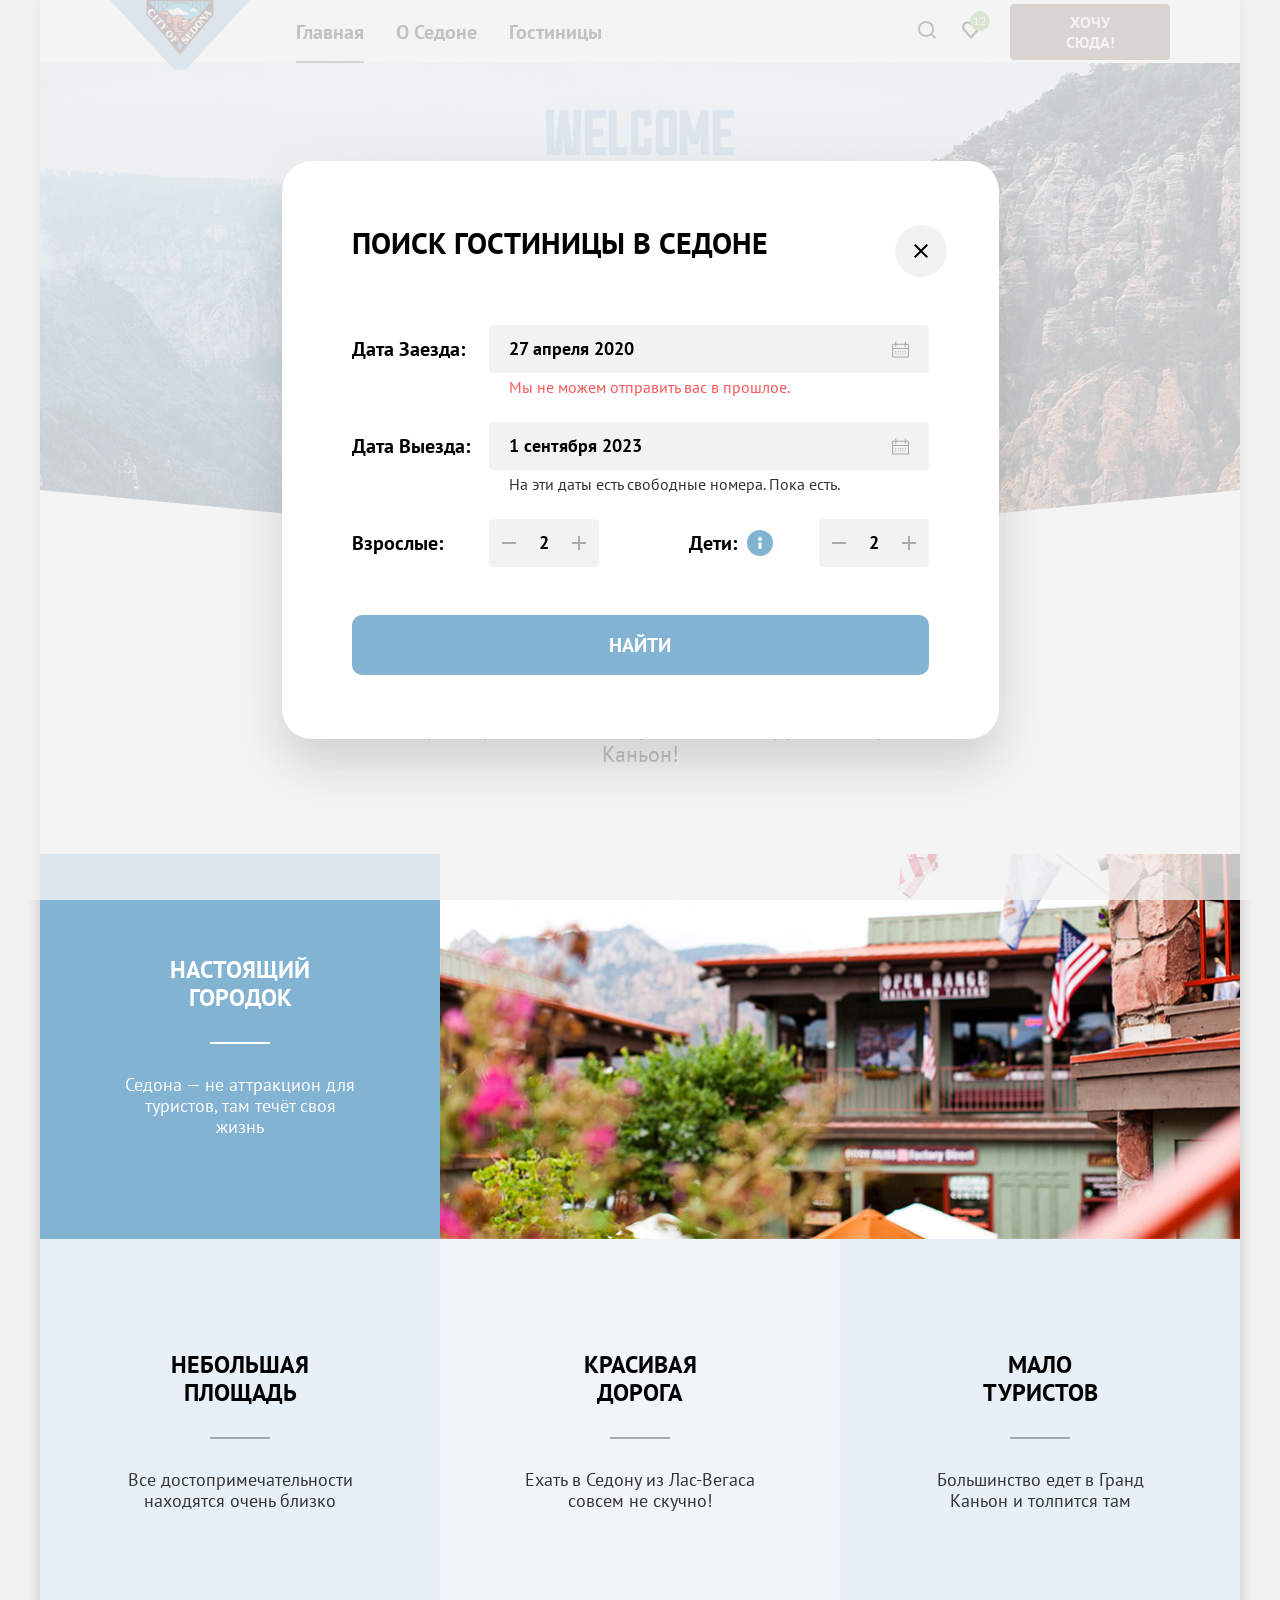
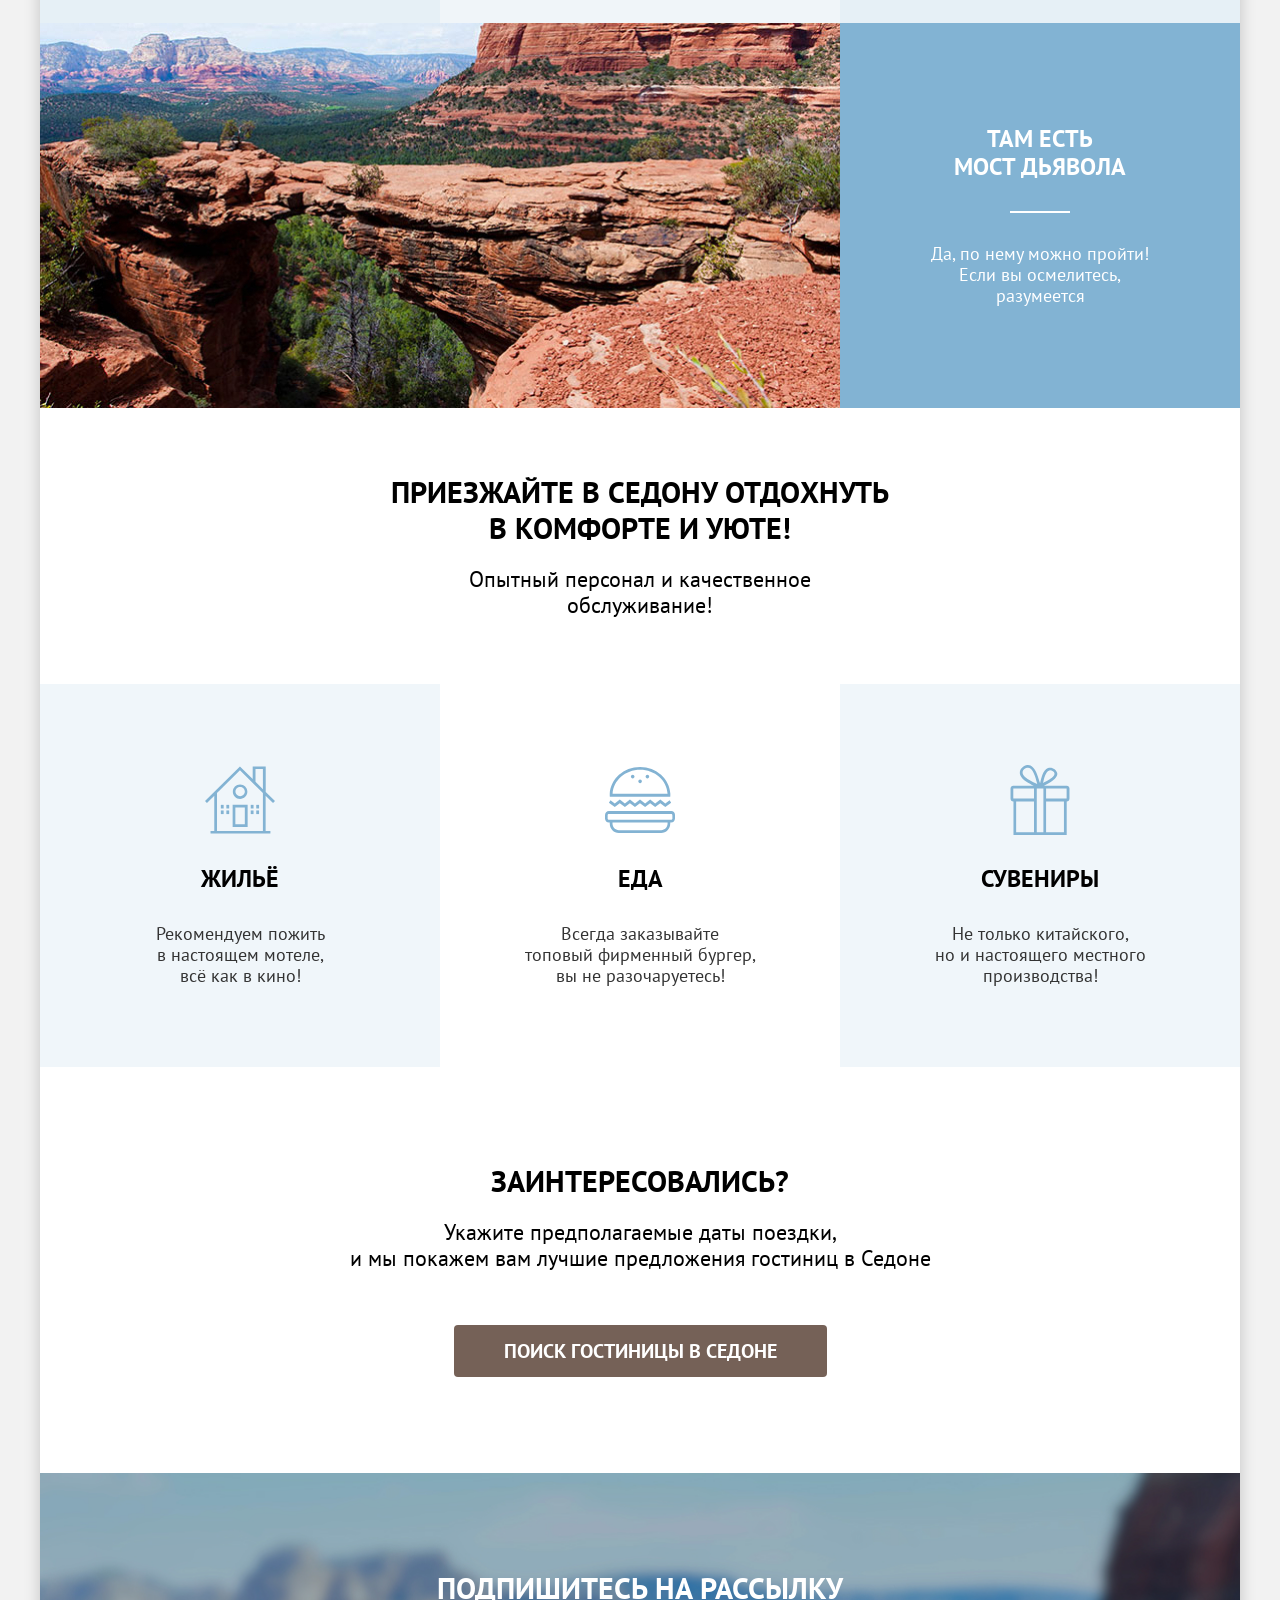
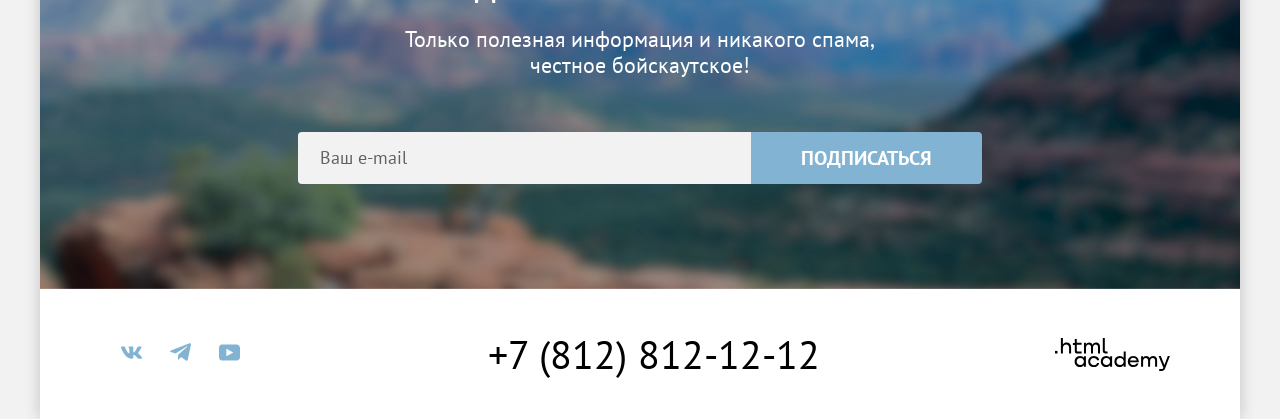
<file: modal.html>
<!DOCTYPE html>
<html lang="ru">
<head>
    <meta charset="utf-8">
    <link rel="stylesheet" href="assets/css/main.css">
    <link rel="stylesheet" href="assets/css/pages/homepage.css">
    <link rel="apple-touch-icon" sizes="57x57" href="assets/images/favicon/apple-icon-57x57.png">
    <link rel="apple-touch-icon" sizes="60x60" href="assets/images/favicon/apple-icon-60x60.png">
    <link rel="apple-touch-icon" sizes="72x72" href="assets/images/favicon/apple-icon-72x72.png">
    <link rel="apple-touch-icon" sizes="76x76" href="assets/images/favicon/apple-icon-76x76.png">
    <link rel="apple-touch-icon" sizes="114x114" href="assets/images/favicon/apple-icon-114x114.png">
    <link rel="apple-touch-icon" sizes="120x120" href="assets/images/favicon/apple-icon-120x120.png">
    <link rel="apple-touch-icon" sizes="144x144" href="assets/images/favicon/apple-icon-144x144.png">
    <link rel="apple-touch-icon" sizes="152x152" href="assets/images/favicon/apple-icon-152x152.png">
    <link rel="apple-touch-icon" sizes="180x180" href="assets/images/favicon/apple-icon-180x180.png">
    <link rel="icon" type="image/png" sizes="192x192" href="assets/images/favicon/android-icon-192x192.png">
    <link rel="icon" type="image/png" sizes="32x32" href="assets/images/favicon/favicon-32x32.png">
    <link rel="icon" type="image/png" sizes="96x96" href="assets/images/favicon/favicon-96x96.png">
    <link rel="icon" type="image/png" sizes="16x16" href="assets/images/favicon/favicon-16x16.png">
    <link rel="icon" href="assets/images/favicon/favicon.ico" sizes="any">
    <link rel="manifest" href="assets/images/favicon/manifest.json">
    <meta name="msapplication-TileColor" content="#ffffff">
    <meta name="msapplication-config" content="assets/images/favicon/browserconfig.xml">
    <meta name="msapplication-TileImage" content="assets/images/favicon/ms-icon-144x144.png">
    <meta name="theme-color" content="#ffffff">
    <title>HTML Academy: Седона</title>
</head>
<body>

<div class="global-wrapper">
    <header data-test="header">
        <div class="top-menu">
            <a class="top-menu__logo" href="index.html">
                <img src="assets/images/logo.png" alt="Седона — перейти на главную страницу">
            </a>
            <nav class="menu__list">
                <a href="index.html" class="menu__list-item is-active">Главная</a>
                <a href="#" class="menu__list-item">О Седоне</a>
                <a href="catalog.html" class="menu__list-item">Гостиницы</a>
            </nav>
            <div class="top-menu__action">
                <div class="top-menu__action-items">
                    <div class="top-menu__action-search action-button">
                        <span class="visually-hidden">Поиск</span>
                        <svg class="icon">
                            <use xlink:href="#search"></use>
                        </svg>
                    </div>
                    <div class="top-menu__action-favorite action-button">
                        <span class="visually-hidden">Избранное</span>
                        <div class="favorite-count">12</div>
                        <svg class="icon">
                            <use xlink:href="#heart"></use>
                        </svg>
                    </div>
                </div>

                <a href="#" class="button top-menu__action-button">Хочу сюда!</a>
            </div>
        </div>
    </header>

    <div class="first-screen" data-test="hero">
        <div class="main-picture">
            <img src="assets/images/first-screen-text.png" width="458" height="352"
                 alt="Welcome to the gorgeous Sedona — because the Grand Canyon sucks!">
                <picture class="main-picture__texture">
                <source srcset="assets/images/first-screen-texture.png" type="image/png">
                <img src="assets/images/first-screen-texture.png" alt="">
            </picture>
        </div>

    </div>

    <main data-test="main">
        <div class="source-landing">
            <div class="first-screen__content" data-test="advantages">
                <h1 class="title h2">Седона — небольшой городок в Аризоне, заслуживающий большего!</h1>
                <div class="sub">Рассмотрим причины, по которым Седона круче, чем Гранд-Каньон!</div>
            </div>
            <div class="preview__box" data-test="infrastructure">
                <div class="features">
                    <div class="features-item">
                        <div class="features-item__content">
                            <div class="title h3">Настоящий городок</div>
                            <div class="text">Седона — не аттракцион для туристов, там течёт своя жизнь</div>
                        </div>
                    </div>
                    <div class="features-item">
                        <img src="assets/images/features-1.jpg"
                             alt="Улица Седоны: двухэтажное кафе с верандой, американские флаги и цветущие кусты на фоне красных скал" width="800" height="385">
                    </div>
                </div>
                <div class="features__grid">
                    <div class="features__grid-item">
                        <div class="title h3">Небольшая площадь</div>
                        <div class="text">Все достопримечательности находятся очень близко</div>
                    </div>
                    <div class="features__grid-item">
                        <div class="title h3">Красивая дорога</div>
                        <div class="text">Ехать в Седону из Лас-Вегаса совсем не скучно!</div>
                    </div>
                    <div class="features__grid-item">
                        <div class="title h3">Мало туристов</div>
                        <div class="text">Большинство едет в Гранд Каньон и толпится там</div>
                    </div>
                </div>
                <div class="features reversed">
                    <div class="features-item">
                        <div class="features-item__content">
                            <div class="title h3">Там есть мост дьявола</div>
                            <div class="text">Да, по нему можно пройти! Если вы осмелитесь, разумеется</div>
                        </div>
                    </div>
                    <div class="features-item">
                        <img src="assets/images/features-2.jpg"
                             alt="Мост Дьявола: природная арка из красного песчаника над долиной с хвойным лесом" width="800" height="385">
                    </div>
                </div>
            </div>
            <div class="service" data-test="service">
                <div class="p__heading">
                    <div class="title h2">Приезжайте в Седону отдохнуть в комфорте и уюте!</div>
                    <div class="sub">Опытный персонал и качественное обслуживание!</div>
                </div>
                <div class="service__grid">
                    <div class="service__grid-item">
                        <svg class="icon">
                            <use xlink:href="#house"></use>
                        </svg>
                        <div class="title h3">Жильё</div>
                        <div class="text">Рекомендуем пожить
                            в настоящем мотеле,
                            всё как в кино!</div>
                    </div>
                    <div class="service__grid-item">
                        <svg class="icon">
                            <use xlink:href="#food"></use>
                        </svg>
                        <div class="title h3">Еда</div>
                        <div class="text">Всегда заказывайте
                            топовый фирменный бургер,
                            вы не разочаруетесь!</div>
                    </div>
                    <div class="service__grid-item">
                        <svg class="icon">
                            <use xlink:href="#gift"></use>
                        </svg>

                        <div class="title h3">Сувениры</div>
                        <div class="text">Не только китайского,
                            но и настоящего местного
                            производства!</div>
                    </div>
                </div>
            </div>
            <div class="callback-container" data-test="search">
               <div class="content">
                   <div class="title h2">Заинтересовались?</div>
                   <div class="sub">Укажите предполагаемые даты поездки,
                       и мы покажем вам лучшие предложения гостиниц в Седоне</div>
               </div>
                <a href="#" class="button search__button">поиск гостиницы в седоне</a>
            </div>
            <div class="callback-form__container">
<!--                <div class="callback-form__bg"></div>-->
                <div class="p__heading">
                    <div class="title h2">Подпишитесь на рассылку</div>
                    <div class="sub">Только полезная информация и никакого спама, честное бойскаутское!</div>
                </div>
                <div class="callback-form">
                    <form class="form" action="#" method="post">
                        <input class="form__input" type="email" name="email" placeholder="Ваш e-mail" aria-label="Ваш e-mail" required>
                        <button class="button form__button" type="submit">Подписаться</button>
                    </form>
                </div>
            </div>
        </div>
    </main>
    <footer class="footer" data-test="footer">
        <div class="socials">
            <a href="https://vk.com/htmlacademy" target="_blank" rel="nofollow" class="socials__link">
                <svg class="icon">
                    <use xlink:href="#vk"></use>
                </svg>
            </a>
            <a href="https://t.me/htmlacademy " target="_blank" rel="nofollow" class="socials__link">
                <svg class="icon">
                    <use xlink:href="#telegram"></use>
                </svg>
            </a>
            <a href="https://www.youtube.com/user/htmlacademyru" target="_blank" rel="nofollow" class="socials__link">
                <svg class="icon">
                    <use xlink:href="#youtube"></use>
                </svg>
            </a>
        </div>
        <div class="phone__box">
            <a href="tel:+78128121212" class="phone">+7 (812) 812-12-12</a>
        </div>

        <a href="https://htmlacademy.ru/" target="_blank" class="logo-htmlAcademy"
           aria-label="HTML Academy — сайт разработчика">
            <svg class="icon" aria-hidden="true" focusable="false">
                <use xlink:href="#htmlacademy"></use>
            </svg>
        </a>
    </footer>
</div>

<!-- чтобы включить модально окно нужно добавить класс 'open' к 'modal-overlay' -->
<div class="modal-overlay open" data-test="modal">
    <button class="modal-overlay__backdrop" type="button" aria-label="Закрыть окно поиска"></button>

    <section class="modal">
        <h2 class="modal__title">Поиск гостиницы в Седоне</h2>
        <button class="modal__close" type="button" aria-label="Закрыть окно поиска">
            <svg class="icon">
                <use xlink:href="#close"></use>
            </svg>
        </button>

        <form class="search-form" action="#" method="post">
            <div class="search-form__row">
                <label class="search-form__label" for="check-in">Дата Заезда:</label>
                <div class="search-form__field">
                    <input class="search-form__input" type="text" id="check-in" name="check-in" value="27 апреля 2020" required>
                    <svg class="icon search-form__icon">
                        <use xlink:href="#calendar"></use>
                    </svg>
                </div>
                <p class="search-form__message search-form__message--error">Мы не можем отправить вас в прошлое.</p>
            </div>

            <div class="search-form__row">
                <label class="search-form__label" for="check-out">Дата Выезда:</label>
                <div class="search-form__field">
                    <input class="search-form__input" type="text" id="check-out" name="check-out" value="1 сентября 2023" required>
                    <svg class="icon search-form__icon">
                        <use xlink:href="#calendar"></use>
                    </svg>
                </div>
                <p class="search-form__message">На эти даты есть свободные номера. Пока есть.</p>
            </div>

            <div class="search-form__row search-form__row--people">
                <div class="search-form__people">
                    <label class="search-form__label" for="adults">Взрослые:</label>
                    <div class="counter">
                        <button class="counter__button" type="button" aria-label="Меньше взрослых">
                            <svg class="icon">
                                <use xlink:href="#minus"></use>
                            </svg>
                        </button>
                        <input class="counter__input" type="number" id="adults" name="adults" value="2" min="1">
                        <button class="counter__button" type="button" aria-label="Больше взрослых">
                            <svg class="icon">
                                <use xlink:href="#plus"></use>
                            </svg>
                        </button>
                    </div>
                </div>

                <div class="search-form__people">
                    <div class="search-form__people-heading">
                        <label class="search-form__label" for="children">Дети:</label>
                        <div class="tooltip">
                            <button class="tooltip__toggle" type="button" aria-label="Подсказка о возрасте детей">
                                <svg class="icon">
                                    <use xlink:href="#info"></use>
                                </svg>
                            </button>
                            <p class="tooltip__text">Укажите количество детей, которые будут с вами, возраст которых от
                                6 до 18 лет. Дети до 6 лет размещаются бесплатно.</p>
                        </div>
                    </div>
                    <div class="counter">
                        <button class="counter__button" type="button" aria-label="Меньше детей">
                            <svg class="icon">
                                <use xlink:href="#minus"></use>
                            </svg>
                        </button>
                        <input class="counter__input" type="number" id="children" name="children" value="2" min="0">
                        <button class="counter__button" type="button" aria-label="Больше детей">
                            <svg class="icon">
                                <use xlink:href="#plus"></use>
                            </svg>
                        </button>
                    </div>
                </div>
            </div>

            <button class="button search-form__submit" type="submit">Найти</button>
        </form>
    </section>
</div>


<svg width="0" height="0" class="hidden">
    <symbol xmlns="http://www.w3.org/2000/svg" viewBox="0 0 75 72" id="house">
        <path d="M29.6185 65H45.6827V41.2H29.6185V65ZM32.5301 44.1H42.6707V62.1H32.5301V44.1Z"></path>
        <path d="M72.8916 39.3L75 37.2L65.0602 27.3V0H51.1044V13.6L37.4498 0L0 37.2L2.10843 39.3L9.93976 31.5V69.1H5.92369V72H70.0803V69.1H64.9598V31.5L72.8916 39.3ZM62.0482 69.1H12.8514V28.5L37.4498 4.1L62.0482 28.5V69.1ZM62.0482 24.4L54.1165 16.5V2.9H62.0482V24.4Z"></path>
        <path d="M29.8193 27.1C29.8193 31.4 33.3333 34.8 37.5502 34.8C41.8675 34.8 45.3815 31.3 45.3815 27.1C45.3815 22.8 41.8675 19.4 37.5502 19.4C33.3333 19.4 29.8193 22.8 29.8193 27.1ZM37.6506 22.1C40.3614 22.1 42.6707 24.3 42.6707 27C42.6707 29.7 40.4618 31.9 37.6506 31.9C34.9398 31.9 32.6305 29.7 32.6305 27C32.6305 24.3 34.8394 22.1 37.6506 22.1Z"></path>
        <path d="M19.9799 41.2H16.9679V45.1H19.9799V41.2Z" ></path>
        <path d="M25.9036 41.2H22.8916V45.1H25.9036V41.2Z" ></path>
        <path d="M19.9799 47.2H16.9679V51.1H19.9799V47.2Z" ></path>
        <path d="M25.9036 47.2H22.8916V51.1H25.9036V47.2Z" ></path>
        <path d="M52.008 41.2H48.996V45.1H52.008V41.2Z" ></path>
        <path d="M57.9317 41.2H54.9197V45.1H57.9317V41.2Z" ></path>
        <path d="M52.008 47.2H48.996V51.1H52.008V47.2Z" ></path>
        <path d="M57.9317 47.2H54.9197V51.1H57.9317V47.2Z" ></path>
    </symbol>
    <symbol xmlns="http://www.w3.org/2000/svg" viewBox="0 0 74 70" id="food">
        <path d="M70.0757 46.7H4.1103C1.80452 46.7 0 48.6 0 51V54.5C0 56.9 1.90477 58.8 4.1103 58.8H5.01257V59.9C5.01257 65.4 9.32337 70 14.6367 70H59.3488C64.6621 70 68.9729 65.5 68.9729 59.9V58.8H69.8752C72.181 58.8 73.9855 56.9 73.9855 54.5V51C74.186 48.7 72.2812 46.7 70.0757 46.7ZM66.1659 59.9C66.1659 63.8 63.1583 66.9 59.449 66.9H14.6367C10.9274 66.9 7.91985 63.7 7.91985 59.9V58.8H66.1659V59.9ZM71.2787 54.5C71.2787 55.2 70.6772 55.8 70.0757 55.8H4.01005C3.30829 55.8 2.80704 55.2 2.80704 54.5V51C2.80704 50.3 3.40855 49.7 4.01005 49.7H69.9754C70.6772 49.7 71.1784 50.3 71.1784 51C71.2787 51 71.2787 54.5 71.2787 54.5Z" ></path>
        <path d="M15.6392 38.4L21.0528 42.5L26.3661 38.4L31.6794 42.5L36.9927 38.4L42.4063 42.5L47.7196 38.4L53.0329 42.5L58.4465 38.4L63.7598 42.5L69.9754 37.8L68.2711 35.3L63.7598 38.7L58.4465 34.6L53.0329 38.7L47.7196 34.6L42.4063 38.7L36.9927 34.6L31.6794 38.7L26.3661 34.6L21.0528 38.7L15.6392 34.6L10.3259 38.7L5.81458 35.3L4.1103 37.8L10.3259 42.5L15.6392 38.4Z" ></path>
        <path d="M8.02011 31.5H68.9729C68.9729 30.9 69.0732 30.3 69.0732 29.6C69.0732 29.2 69.0732 28.8 69.0732 28.4C68.3714 12.7 54.3362 0 37.093 0C19.7495 0 5.71432 12.7 5.01257 28.5C5.01257 28.9 5.01257 29.3 5.01257 29.7C5.01257 30.3 5.00815 30.9 5.1084 31.5H8.02011ZM37.093 3C52.7322 3 65.5644 14.3 66.1659 28.5H8.02011C8.62161 14.4 21.4538 3 37.093 3Z" ></path>
        <path d="M37.093 17.3C38.145 17.3 38.9978 16.4046 38.9978 15.3C38.9978 14.1954 38.145 13.3 37.093 13.3C36.041 13.3 35.1882 14.1954 35.1882 15.3C35.1882 16.4046 36.041 17.3 37.093 17.3Z" ></path>
        <path d="M29.2734 12.2C30.3254 12.2 31.1782 11.3046 31.1782 10.2C31.1782 9.09543 30.3254 8.2 29.2734 8.2C28.2214 8.2 27.3686 9.09543 27.3686 10.2C27.3686 11.3046 28.2214 12.2 29.2734 12.2Z" ></path>
        <path d="M44.8123 12.2C45.8643 12.2 46.7171 11.3046 46.7171 10.2C46.7171 9.09543 45.8643 8.2 44.8123 8.2C43.7604 8.2 42.9076 9.09543 42.9076 10.2C42.9076 11.3046 43.7604 12.2 44.8123 12.2Z" ></path>
    </symbol>
    <symbol xmlns="http://www.w3.org/2000/svg" viewBox="0 0 64 76" id="gift">
        <path d="M61.1 22.4625H61H36.3C50.1 15.5576 51.2 11.1546 50.7 8.75288C49.5 4.75007 45 1.74797 40.7 3.34909C35.1 5.45056 33.6 13.7564 32.1 19.7606C30.1 13.6563 28.3 5.95091 23.9 2.04818C22.6 0.947407 20.8 -0.253434 18.1 0.0467764C14.1 0.447057 8.3 5.45056 10.6 11.0545C12.9 16.4583 20.3 19.8607 25.2 22.5626H3.2H2.9C1.3 22.5626 0 23.8635 0 25.4646V36.7725C0 38.3736 1.3 39.6745 2.9 39.6745H3.2V72.9979V75.3996V76H61V75.4996V72.9979V39.5745H61.1C62.7 39.5745 64 38.2736 64 36.6724V25.3645C64 23.7634 62.7 22.4625 61.1 22.4625ZM42.4 5.85084C44.5 5.55063 47.4 7.15176 47.7 9.05309C48.1 11.8551 44.3 14.3568 42.6 15.4576C40.1 17.1588 37.7 18.0594 35.3 19.5604C36.2 15.8579 37.8 6.55133 42.4 5.85084ZM19.5 15.8579C17.3 14.3568 13 11.4548 13.1 8.05239C13.2 4.44986 18.8 1.44776 21.9 4.14965C25.8 7.55203 27.6 15.2574 29 20.7613C25.8 19.2602 22.7 17.9593 19.5 15.8579ZM25.5 72.9979H6.1V39.5745H25.5V72.9979ZM25.5 36.4723H3V25.4646H25.5V36.4723ZM35.7 36.4723V39.4744V72.9979H28.5V39.5745V36.5724V25.5647H35.7V36.4723ZM58 72.9979H38.6V39.5745H58V72.9979ZM60.9 36.4723H38.6V25.4646H60.9V36.4723Z" ></path>
    </symbol>
    <symbol xmlns="http://www.w3.org/2000/svg" viewBox="0 0 18 17" id="heart">
        <path d="M8.9 17C8.6 17 8.3 16.9 8.1 16.6C2.7 10.5 1.4 9.1 1.1 8.7C0.4 7.8 0 6.6 0 5.4C0 2.4 2.4 0 5.5 0C6.8 0 8 0.5 9 1.3C10 0.5 11.3 0 12.5 0C15.5 0 18 2.4 18 5.4C18 6.7 17.5 7.9 16.7 8.8L9.7 16.7C9.5 16.9 9.3 17 8.9 17ZM2.9 7.5C3.2 7.9 6.4 11.5 9 14.4L15.2 7.4C15.7 6.9 15.9 6.2 15.9 5.4C15.9 3.6 14.4 2.1 12.6 2.1C11.6 2.1 10.6 2.6 9.9 3.4C9.6 3.7 9.3 3.8 9 3.8C8.7 3.8 8.4 3.6 8.2 3.4C7.5 2.6 6.5 2.1 5.5 2.1C3.7 2.1 2.2 3.6 2.2 5.4C2.1 6.3 2.5 7 2.9 7.5C2.8 7.5 2.8 7.5 2.9 7.5Z"></path>
    </symbol>
    <symbol xmlns="http://www.w3.org/2000/svg" viewBox="0 0 18 18" id="search">
        <path d="M18 16.5083L14.3 12.8287C15.3 11.5359 16 9.8453 16 7.9558C16 3.58011 12.4 0 8 0C3.6 0 0 3.67956 0 8.05525C0 12.4309 3.6 16.011 8 16.011C9.8 16.011 11.5 15.4144 12.9 14.3204L16.6 18L18 16.5083ZM8 14.0221C4.7 14.0221 2 11.337 2 8.05525C2 4.77348 4.7 2.0884 8 2.0884C11.3 2.0884 14 4.77348 14 8.05525C14 11.337 11.3 14.0221 8 14.0221Z"></path>
    </symbol>
    <symbol xmlns="http://www.w3.org/2000/svg" viewBox="0 0 24 14" id="vk">
        <path fill-rule="evenodd" clip-rule="evenodd" d="M23.45 0.948C23.616 0.402 23.45 0 22.655 0H20.03C19.362 0 19.054 0.347 18.887 0.73C18.887 0.73 17.552 3.926 15.661 6.002C15.049 6.604 14.771 6.795 14.437 6.795C14.27 6.795 14.019 6.604 14.019 6.057V0.948C14.019 0.292 13.835 0 13.279 0H9.151C8.734 0 8.483 0.304 8.483 0.593C8.483 1.214 9.429 1.358 9.526 3.106V6.904C9.526 7.737 9.373 7.888 9.039 7.888C8.149 7.888 5.984 4.677 4.699 1.003C4.45 0.288 4.198 0 3.527 0H0.9C0.15 0 0 0.347 0 0.73C0 1.412 0.89 4.8 4.145 9.281C6.315 12.341 9.37 14 12.153 14C13.822 14 14.028 13.632 14.028 12.997V10.684C14.028 9.947 14.186 9.8 14.715 9.8C15.105 9.8 15.772 9.992 17.33 11.467C19.11 13.216 19.403 14 20.405 14H23.03C23.78 14 24.156 13.632 23.94 12.904C23.702 12.18 22.852 11.129 21.725 9.882C21.113 9.172 20.195 8.407 19.916 8.024C19.527 7.533 19.638 7.314 19.916 6.877C19.916 6.877 23.116 2.451 23.449 0.948H23.45Z"></path>
    </symbol>
    <symbol xmlns="http://www.w3.org/2000/svg" viewBox="0 0 18 16" id="telegram">
        <path d="M16.785 0.0992597L0.840489 6.24776C-0.247661 6.68481 -0.241365 7.29184 0.640845 7.56253L4.73445 8.83953L14.2058 2.8637C14.6537 2.59121 15.0629 2.7378 14.7265 3.03636L7.05283 9.96185H7.05103L7.05283 9.96275L6.77045 14.1823C7.18413 14.1823 7.36669 13.9925 7.59871 13.7686L9.58705 11.8351L13.7229 14.89C14.4855 15.31 15.0332 15.0941 15.2229 14.1841L17.9379 1.38885C18.2158 0.274623 17.5126 -0.229883 16.785 0.0992597Z"></path>
    </symbol>
    <symbol xmlns="http://www.w3.org/2000/svg" viewBox="0 0 22 17" id="youtube">
        <path d="M18.607 0H3.17413C1.31343 0 0 1.59375 0 3.4V13.4937C0 15.4062 1.31343 17 3.17413 17H18.8259C20.4677 17 22 15.4062 22 13.6V3.4C21.7811 1.59375 20.4677 0 18.607 0ZM7.66169 12.5375V4.4625L14.995 8.5L7.66169 12.5375Z"></path>
    </symbol>
    <symbol xmlns="http://www.w3.org/2000/svg" viewBox="0 0 12 12" id="home">
        <path d="M6 0L0 5.80006V12.0001H12V5.80006L6 0ZM11 11.0001H1V6.20005L6 1.4L11 6.20005V11.0001Z"></path>
        <path d="M4 10.0001H5V7.50005H7V10.0001H8V6.50005H4V10.0001Z"></path>
    </symbol>
    <symbol xmlns="http://www.w3.org/2000/svg" viewBox="0 0 7 10" id="arrow-right">
        <path d="M6.11167 4.4375L1.36167 0.1875C1.11167 -0.0625 0.611674 -0.0625 0.236674 0.1875C-0.138326 0.4375 -0.0133261 0.9375 0.236674 1.1875L4.36167 4.9375L0.361674 8.6875C0.111674 8.9375 0.111674 9.4375 0.361674 9.6875C0.361674 9.8125 0.736674 9.9375 0.861674 9.9375C0.986674 9.9375 1.23667 9.8125 1.36167 9.6875L6.11167 5.4375C6.48667 5.1875 6.48667 4.6875 6.11167 4.4375Z"></path>
    </symbol>
    <symbol xmlns="http://www.w3.org/2000/svg" viewBox="0 0 14 14" id="close">
        <path d="M14 1.4L12.6 0L7 5.6L1.4 0L0 1.4L5.6 7L0 12.6L1.4 14L7 8.4L12.6 14L14 12.6L8.4 7L14 1.4Z"></path>
    </symbol>
    <symbol xmlns="http://www.w3.org/2000/svg" viewBox="0 0 14 14" id="plus">
        <path d="M14 6H8V0H6V6H0V8H6V14H8V8H14V6Z"></path>
    </symbol>
    <symbol xmlns="http://www.w3.org/2000/svg" viewBox="0 0 14 2" id="minus">
        <path d="M14 0H0V2H14V0Z"></path>
    </symbol>
    <symbol xmlns="http://www.w3.org/2000/svg" viewBox="0 0 4 12" id="info">
        <path d="M2 0C0.9 0 0 0.9 0 2C0 3.1 0.9 4 2 4C3.1 4 4 3.1 4 2C4 0.9 3.1 0 2 0Z"></path>
        <path d="M3.5 5.5H0.5V12H3.5V5.5Z"></path>
    </symbol>
    <symbol xmlns="http://www.w3.org/2000/svg" viewBox="0 0 16 15" id="calendar">
        <path d="M5.75 10C6.05 10 6.25 9.8 6.25 9.5C6.25 9.2 6.05 9 5.75 9C5.45 9 5.25 9.2 5.25 9.5C5.25 9.8 5.45 10 5.75 10Z" ></path>
        <path d="M15 2H13V0H12V2H4V0H3V2H1C0.4 2 0 2.4 0 3V14C0 14.5 0.4 15 1 15H15C15.5 15 16 14.5 16 14V3C16 2.4 15.5 2 15 2ZM15 14H1V7H15V14ZM1 6V3H3V5H4V3H12V5H13V3H15V6H1Z"></path>
        <path d="M8 10C8.3 10 8.5 9.8 8.5 9.5C8.5 9.2 8.3 9 8 9C7.7 9 7.5 9.2 7.5 9.5C7.5 9.8 7.7 10 8 10Z" fill="black"></path>
        <path d="M10.25 10C10.55 10 10.75 9.8 10.75 9.5C10.75 9.2 10.55 9 10.25 9C9.95 9 9.75 9.2 9.75 9.5C9.75 9.8 9.95 10 10.25 10Z"></path>
        <path d="M5.75 11C5.45 11 5.25 11.2 5.25 11.5C5.25 11.8 5.45 12 5.75 12C6.05 12 6.25 11.8 6.25 11.5C6.25 11.2 6.05 11 5.75 11Z" fill="black"></path>
        <path d="M3.5 10C3.8 10 4 9.8 4 9.5C4 9.2 3.8 9 3.5 9C3.2 9 3 9.2 3 9.5C3 9.8 3.2 10 3.5 10Z"></path>
        <path d="M3.5 11C3.2 11 3 11.2 3 11.5C3 11.8 3.2 12 3.5 12C3.8 12 4 11.8 4 11.5C4 11.2 3.8 11 3.5 11Z"></path>
        <path d="M8 11C7.7 11 7.5 11.2 7.5 11.5C7.5 11.8 7.7 12 8 12C8.3 12 8.5 11.8 8.5 11.5C8.5 11.2 8.3 11 8 11Z"></path>
        <path d="M10.25 11C9.95 11 9.75 11.2 9.75 11.5C9.75 11.8 9.95 12 10.25 12C10.55 12 10.75 11.8 10.75 11.5C10.75 11.2 10.55 11 10.25 11Z"></path>
        <path d="M12.5 10C12.8 10 13 9.8 13 9.5C13 9.2 12.8 9 12.5 9C12.2 9 12 9.2 12 9.5C12 9.8 12.2 10 12.5 10Z"></path>
        <path d="M12.5 11C12.2 11 12 11.2 12 11.5C12 11.8 12.2 12 12.5 12C12.8 12 13 11.8 13 11.5C13 11.2 12.8 11 12.5 11Z"></path>
    </symbol>
    <symbol xmlns="http://www.w3.org/2000/svg" viewBox="0 0 115 33" id="htmlacademy">
        <path d="M0 12.9V15.5H2.5V12.9H0Z"></path>
        <path d="M11.6 4.5C10 4.5 8.8 5.2 8 6.2H7.9V0H5.9V15.5H7.9V10.2C7.9 8.1 9.2 6.6 11.2 6.6C13 6.6 14.1 8 14.1 9.8V15.5H16.1V9.4C16.2 6.4 14.3 4.5 11.6 4.5Z"></path>
        <path d="M26.6 4.8H21.8V1.1H19.8V4.9H17.9V6.9H19.8V12.9C19.8 14.6 20.8 15.6 22.5 15.6H26.6V13.6H22.9C22.2 13.6 21.8 13.2 21.8 12.5V6.8H26.6V4.8Z"></path>
        <path d="M41.1 4.6C39.5 4.6 38.2 5.4 37.6 6.7H37.5C36.9 5.5 35.7 4.6 34.1 4.6C32.7 4.6 31.6 5.4 31 6.4H30.9V4.8H29V15.4H31V10C31 8 32 6.5 33.6 6.5C35.1 6.5 36 7.5 36 9.1V15.4H38V9.8C38 7.4 39.4 6.5 40.6 6.5C42.1 6.5 43 7.5 43 9.1V15.4H45V8.9C45.1 6.4 43.6 4.6 41.1 4.6Z"></path>
        <path d="M47.8 12.7C47.8 14.4 48.8 15.4 50.6 15.4H52.6V13.4H50.9C50.2 13.4 49.8 13 49.8 12.3V0H47.8V12.7Z"></path>
        <path d="M28.9 19.7C28 18.6 26.7 17.9 25 17.9C21.9 17.9 19.6 20.2 19.6 23.5C19.6 26.8 21.9 29.1 25 29.1C26.8 29.1 28 28.3 28.8 27.2H28.9V28.8H30.9V18.2H28.9V19.7ZM25.3 27.1C23.1 27.1 21.7 25.5 21.7 23.5C21.7 21.5 23.1 19.9 25.3 19.9C27.5 19.9 28.9 21.5 28.9 23.5C28.9 25.4 27.5 27.1 25.3 27.1Z"></path>
        <path d="M44.2 22C43.7 19.6 41.6 17.9 38.8 17.9C35.4 17.9 33.2 20.4 33.2 23.5C33.2 26.6 35.4 29.1 38.8 29.1C41.6 29.1 43.7 27.3 44.2 24.9H42.1C41.7 26.2 40.4 27.2 38.8 27.2C36.6 27.2 35.2 25.6 35.2 23.6C35.2 21.6 36.6 20 38.8 20C40.4 20 41.6 21 42.1 22.2H44.2V22Z"></path>
        <path d="M55.1 19.7C54.2 18.6 52.9 17.9 51.2 17.9C48.1 17.9 45.8 20.2 45.8 23.5C45.8 26.8 48.1 29.1 51.2 29.1C53 29.1 54.2 28.3 55 27.2H55.1V28.8H57.1V18.2H55.1V19.7ZM51.5 27.1C49.3 27.1 47.9 25.5 47.9 23.5C47.9 21.5 49.3 19.9 51.5 19.9C53.7 19.9 55.1 21.5 55.1 23.5C55.1 25.4 53.6 27.1 51.5 27.1Z"></path>
        <path d="M68.7 19.8C67.8 18.7 66.5 17.9 64.8 17.9C61.7 17.9 59.4 20.2 59.4 23.5C59.4 26.8 61.6 29.1 64.8 29.1C66.5 29.1 67.8 28.3 68.6 27.3H68.7V28.8H70.7V13.4H68.7V19.8ZM65.1 27.1C62.9 27.1 61.5 25.5 61.5 23.5C61.5 21.5 62.9 19.9 65.1 19.9C67.3 19.9 68.7 21.5 68.7 23.5C68.6 25.5 67.2 27.1 65.1 27.1Z"></path>
        <path d="M78.3 17.9C75 17.9 72.8 20.4 72.8 23.5C72.8 26.5 74.9 29.1 78.3 29.1C80.8 29.1 82.8 27.8 83.5 25.5H81.4C80.9 26.5 79.8 27.1 78.4 27.1C76.5 27.1 75.1 25.8 75 24.2H83.8C84 20.6 81.8 17.9 78.3 17.9ZM78.3 19.8C80 19.8 81.3 20.8 81.6 22.4H75.1C75.4 20.9 76.6 19.8 78.3 19.8Z"></path>
        <path d="M98.2 17.9C96.6 17.9 95.3 18.7 94.6 19.9H94.5C93.9 18.7 92.7 17.9 91.1 17.9C89.7 17.9 88.6 18.6 88 19.7V18.2H86.1V28.8H88.1V23.4C88.1 21.4 89.1 20 90.7 19.9C92.2 19.9 93.1 20.9 93.1 22.5V28.8H95.1V23.2C95.1 20.8 96.5 19.9 97.7 19.9C99.2 19.9 100.1 20.9 100.1 22.5V28.8H102.1V22.3C102.2 19.7 100.7 17.9 98.2 17.9Z"></path>
        <path d="M109.4 27L105.8 18.1H103.6L108.4 29.7C108.1 30.6 107.7 30.9 106.7 30.9H104.2V32.9H106.7C108.5 32.9 109.5 32.1 110.2 30.3L114.9 18.1H112.8L109.4 27Z"></path>
    </symbol>
</svg>

</body>
</html>
</file>
<file: assets/css/main.css>
@import "base/layout.css";
@import "fonts/font.css";
@import "components/modal.css";

.global-wrapper {
    max-width: 1200px;
    margin: 0 auto;
    min-height: 100vh;
    background: #ffffff;
    box-shadow: 0 0 15px 0 rgba(0, 0, 0, 0.2);
}
.top-menu {
    display: flex;
    gap: 46px;
    padding: 0 70px;
    position: relative;
    z-index: 50;
    & .top-menu__logo {
        margin-bottom: -10px;
        & img {
            width: 140px;
            height: 70px;
        }
    }
    & .menu__list {
        display: flex;
        align-items: stretch;
        gap: 15px 32px;
        flex-wrap: wrap;
        & .menu__list-item {
            display: flex;
            align-items: center;
            font-size: 20px;
            line-height: 24px;
            font-weight: bold;
            color: #000;
            text-decoration: none;
            position: relative;
            transition: 200ms;
            &:is(:hover) {
                color: #00000091;
            } &:is(:active) {
                color: #ddd;
            }
            &:is(:focus-visible) {
                color: #8098a7;
            }
            &::after {
                --active-line: #adafa7;
                content: '';
                position: absolute;
                bottom: 0;
                left: 0;
                width: 100%;
                height: 2px;
                background: var(--active-line);
                transform: scaleX(0);
                transform-origin: center;
                transition: transform 400ms ease, background-color 400ms ease;
            }
            &:hover::after {
                transform: scaleX(1);
            }
            &.is-active::after {
                --active-line: #756157;
                transform: scaleX(1);
            }
        }
    }
    & .top-menu__action {
        display: flex;
        align-items: center;
        gap: 30px;
        margin-left: auto;
        min-width: 252px;
        & .icon {
            --icon-size: 18px;
        }
        & .top-menu__action-items {
            display: flex;
            align-items: center;
            gap: 26px;
            & .top-menu__action-search {}
            & .top-menu__action-favorite {
                position: relative;
                .favorite-count {
                    --size: 20px;
                    --font-ratio: 1.6667;
                    --position: -10px;
                    position: absolute;
                    top: var(--position);
                    right: var(--position);
                    display: flex;
                    justify-content: center;
                    align-items: center;
                    width: var(--size);
                    height: var(--size);
                    color: #ffffff;
                    background: #7DB54F;
                    border-radius: 100%;
                    font-size: calc(var(--size) / var(--font-ratio));
                    line-height: 10px;
                    font-weight: 400;
                }
                & .icon {
                    cursor: pointer;
                }
            }
        }

        & .top-menu__action-button {
            max-width: 160px;
        }
    }
}

.callback-form__container {
    position: relative;
    padding: 97px 0 105px;
    background-image: url(../images/subscribe.jpg);
    background-repeat: no-repeat;
    background-size: cover;
    & .p__heading {
        position: relative;
        text-align: center;
        max-width: 475px;
        margin: 0 auto 54px;
        .title {
            text-transform: uppercase;
            color: #ffffff;
            margin-bottom: 20px;
        }
        .sub {
            font-size: 22px;
            line-height: 26px;
            font-weight: 400;
            color: #ffffff;
        }
    }
    .callback-form {
        position: relative;
        & .form {
            display: flex;
            max-width: 684px;
            margin: 0 auto;
            & .form__input {
                flex-grow: 1;
                min-width: 0;
                background: #f2f2f2;
                border: none;
                border-radius: 4px 0 0 4px;
                padding: 14px 22px;
                font-family: inherit;
                font-size: 18px;
                line-height: 24px;
                color: #000;
                transition: background 200ms ease;
                outline: none;
                &::placeholder {
                    color: rgba(0, 0, 0, 0.6);
                }
                &:is(:hover) {
                    background: #e6e6e6;
                }
                &:is(:focus-visible) {
                   /* outline: 3px solid #83b3d3;
                    outline-offset: -3px; */
                }
            }
            & .form__button {
                --bg: #83b3d3;
                --padding: 8px 50px;
                --font-size: 20px;
                --line-height: 36px;
                border: none;
                border-radius: 0 4px 4px 0;
                justify-content: center;
            }
        }
    }
    &.light {
        background-image: none;
        background-color: #ffffff;
        padding-top: 105px;
        & .p__heading {
            margin-bottom: 57px;
            .title {
                color: #000000;
            }
            .sub {
                color: #333333;
            }
        }
    }
}

.footer {
    padding: 45px 70px 45px 81px;
    display: grid;
    grid-template-columns: auto 1fr auto;
    align-items: center;
    gap: 41px;
    & .socials {
        display: flex;
        gap: 0 28px;
        align-items: center;
        /* фиксированная колонка: иконки прижаты влево, а телефон
           в средней колонке встаёт на макетную позицию */
        width: 132px;
        flex-wrap: wrap;
        .socials__link {
            --icon-color: #83B3D3;
            text-decoration: none;
            transition: 200ms;
            .icon {
                --icon-size: 21px;
                fill: var(--icon-color);
            }
            &:is(:hover) {
                .icon{
                    fill: color-mix(in srgb, var(--icon-color) 90%, #000);
                }
            }
            &:is(:active) {
                .icon{
                    fill: color-mix(in srgb, var(--icon-color) 80%, #000);
                }
            }
        }
    }
    & .phone__box {
        display: flex;
        justify-content: center;
        flex-direction: column;
        flex-wrap: wrap;
        .phone {
            text-decoration: none;
            text-align: center;
            font-size: 40px;
            line-height: 1em;
            font-weight: 400;
            color: #000000;
            transition: 200ms;
            &:hover {
                color: #756157;
            }
            &:active {
                color: #756157;
                opacity: 0.3;
            }
        }
    }

    & .logo-htmlAcademy {
        --icon-color: #000000;
        --icon-color-hover: #756157;
        --icon-color-active: rgba(117, 97, 87, 0.3);
        display: flex;
        text-decoration: none;

        & .icon {
            /* размеры прежнего PNG-логотипа, совпадают с viewBox спрайта */
            width: 115px;
            height: 33px;
            fill: var(--icon-color);
            transition: fill 200ms;
        }
        &:is(:hover) {
            --icon-color: var(--icon-color-hover);
        }
        /* фокус браузерный: обводку не переопределяем, меняем только цвет */
        &:is(:focus-visible) {
            --icon-color: var(--icon-color-hover);
        }
        &:is(:active) {
            --icon-color: var(--icon-color-active);
        }
    }
}
.visually-hidden {
    position: absolute;
    width: 1px;
    height: 1px;
    margin: -1px;
    padding: 0;
    overflow: hidden;
    clip: rect(0, 0, 0, 0);
    white-space: nowrap;
    border: 0;
}
</file>
<file: assets/css/pages/homepage.css>
.first-screen {
    & .main-picture {
        background-image: url(../../images/first-screen-bg.jpg);
        background-repeat: no-repeat;
        background-size: cover;
        width: 100%;
        position: relative;
        background-color: #4c7d9d;
        display: flex;
        justify-content: center;
        flex-direction: column;
        align-items: center;
        padding: 62px 0;
        & .image__box {
            position: absolute;
            top: 50%;
            left: 50%;
            transform: translate(-50%, -55%);
        }
        & img {
            &:not(:last-child) {
                margin-top: -15px;
                margin-bottom: 20px;
            }
        }
        & .main-picture__texture {
            position: absolute;
            bottom: -3px;
            width: 100%;
            height: 57px;
            & img {}
        }
    }
}
.first-screen__content {
    padding: 84px 0 72px;
    margin-top: -10px;
    margin-bottom: 15px;
    .title {
        max-width: 620px;
        margin: 0 auto 25px;
        text-align: center;
        text-transform: uppercase;
    }
    .sub {
        max-width: 651px;
        margin: 0 auto;
        text-align: center;
        font-size: 22px;
        line-height: 26px;
        font-weight: 400;
    }
}
.source-landing {
    & .preview__box {
        & .features {
            display: flex;
            overflow: hidden;
            &.reversed {
                flex-direction: row-reverse;
            }
            & .features-item {
                display: flex;
                justify-content: center;
                align-content: center;
                width: 100%;
                background: #82B3D3;
                &:has(.text) {
                    position: relative;
                }
                & .features-item__content {
                    display: flex;
                    flex-direction: column;
                    justify-content: center;
                    gap: 30px;
                    max-width: 230px;
                    color: #fff;
                    width: 100%;
                    text-align: center;
                    align-items: center;
                    padding: 20px 0;
                    & .title {
                        text-transform: uppercase;
                        max-width: 172px;
                        margin: 0 auto;
                        &::after {
                            content: "";
                            display: block;
                            max-width: 60px;
                            width: 100%;
                            height: 2px;
                            margin: 30px auto 0;
                            background: #ffffff;
                        }
                    }
                    & .text {
                        font-size: 18px;
                        line-height: 21px;
                        font-weight: 400;
                    }
                }
            }
        }
        & .features__grid {
            display: grid;
            grid-template-columns: repeat(3, 1fr);
            & .features__grid-item {
                display: flex;
                flex-direction: column;
                gap: 30px;
                padding: 112px 85px;
                background: #F0F5F9;
                text-align: center;
                &:nth-child(odd) {  background: #E6F0F6;}
                .title {
                    text-transform: uppercase;
                    max-width: 175px;
                    margin: 0 auto;
                    &::after {
                        content: "";
                        display: block;
                        max-width: 60px;
                        width: 100%;
                        height: 2px;
                        margin: 30px auto 0;
                        background: rgba(0, 0, 0, 0.3);
                    }
                }
                & .text {
                    color: #333333;
                    font-size: 18px;
                    line-height: 21px;
                    font-weight: 400;
                }
            }
        }
    }
    .service {
        & .p__heading {
            padding: 66px 0;
            .title {
                max-width: 505px;
                margin: 0 auto 20px;
                text-transform: uppercase;
                text-align: center;
            }
            .sub {
                max-width: 490px;
                margin: 0 auto;
                text-align: center;
                font-size: 22px;
                line-height: 26px;
                font-weight: 400;
            }
        }
    }
    .service__grid {
        display: grid;
        grid-template-columns: repeat(3, 1fr);
        & .service__grid-item {
            display: flex;
            flex-direction: column;
            align-items: center;
            gap: 30px;
            padding: 81px 75px;
            background: rgba(131, 179, 211, 0.12);
            text-align: center;
            &:nth-child(even) {background: #ffffff;}
            .title {
                text-transform: uppercase;
            }
            .icon {
                --icon-size: 70px;
                fill: #83B3D3;
            }
            & .text {
                color: #333333;
                font-size: 18px;
                line-height: 21px;
                font-weight: 400;
                white-space: pre-line;
            }
        }
    }
    .callback-container {
        padding: 96px 0;
        max-width: 592px;
        margin: 0 auto;
        display: flex;
        flex-direction: column;
        align-items: center;
        & .content {
            text-align: center;
            & .title {
                text-transform: uppercase;
                margin-bottom: 20px;
            }
            & .sub {
                font-size: 22px;
                line-height: 26px;
                font-weight: 400;
                margin-bottom: 54px;
                white-space: pre-line;
            }
        }
        & .search__button {
            --padding: 8px 50px;
            --font-size: 20px;
            --line-height: 36px;
        }
    }
}
</file>
<file: assets/css/pages/catalog.css>
.catalog {
    & .inner-header {
        padding: 35px 70px 70px;
        background-color: #82B3D3;
        color: #ffffff;
        background-image: url(../../images/catalog-bg.png);
        background-repeat: no-repeat;
        background-size: cover;
        & .breadcrumbs {
            display: flex;
            align-items: center;
            gap: 10px;
            margin-bottom: 35px;
            padding: 0;
            list-style: none;
            font-size: 16px;
            line-height: 21px;
            margin-top: 11px;
            & .breadcrumbs__item {
                display: flex;
                align-items: center;
                gap: 10px;
                &:not(:first-child)::before {
                    content: url(../../images/arrow-right.svg);
                }
                & .breadcrumbs__link {
                    color: #ffffff;
                    text-decoration: none;
                    transition: 200ms;
                    .icon {
                        --icon-size: 12px;
                        fill: #ffffff;
                    }
                    &:is(:hover) {
                        color: rgba(255, 255, 255, 0.6);
                    }
                }
                & .breadcrumbs__current {
                    font-size: 16px;
                    line-height: 21px;
                    font-weight: 400;
                    color: #ffffff;
                }
            }
        }
        & .title {
            font-size: 60px;
            line-height: 78px;
            font-weight: bold;
            margin-bottom: 8px;
            margin-top: 0;
        }
        & .sub {
            font-size: 22px;
            line-height: 26px;
            font-weight: 400;
        }
    }

    & .catalog__content {
        padding: 50px 70px;
        min-height: 200px;
    }
}

.catalog__sorting {
    display: flex;
    flex-wrap: wrap;
    align-items: flex-start;
    gap: 70px;
    padding-bottom: 40px;

    & .catalog__total {
        flex: 1 1 auto;
        min-width: 0;
        margin: 0 auto 0 0;
        overflow-wrap: anywhere;
        font-size: 30px;
        line-height: 36px;
        font-weight: bold;
        text-transform: uppercase;
        color: #000000;
    }

    & .sorting__select {
        appearance: none;
        box-sizing: border-box;
        flex: 0 1 292px;
        width: 292px;
        padding: 12px 50px 12px 18px;
        background-color: #ffffff;
        background-image: url("data:image/svg+xml,%3Csvg xmlns='http://www.w3.org/2000/svg' width='15' height='9' viewBox='0 0 15 9'%3E%3Cpath d='M1,1L7.5,7.5L14,1' fill='none' stroke='%23000000' stroke-width='2'/%3E%3C/svg%3E");
        background-repeat: no-repeat;
        background-position: right 20px center;
        border: 2px solid #e6e6e6;
        border-radius: 4px;
        outline: none;
        font-size: 18px;
        line-height: 21px;
        font-weight: 400;
        color: #333333;
        cursor: pointer;
        transition: 200ms;

        &:is(:hover) {
            border-color: #68a2ca;
        }

        &:is(:focus-visible) {
            border-color: #68a2ca;
        }

        &:disabled {
            border-color: rgba(0, 0, 0, 0.3);
            color: rgba(0, 0, 0, 0.3);
            cursor: default;
        }
    }
}

.view-modes {
    display: flex;
    align-items: center;
    gap: 8px;
    flex-wrap: wrap;
    max-width: 160px;

    & .view-modes__link {
        --size: 48px;
        --border-color: #e5e5e5;
        --border-color-hover: #83b3d3;
        --border-color-focus: #68a2ca;
        --border-color-active: #000000;
        display: flex;
        justify-content: center;
        align-items: center;
        box-sizing: border-box;
        width: var(--size);
        height: var(--size);
        border: 2px solid var(--border-color);
        border-radius: 4px;
        transition: border-color 200ms;

        & .icon {
            --icon-size: 16px;
            fill: #000000;
        }

        &:hover {
            --border-color: var(--border-color-hover);
        }

        &:focus-visible {
            --border-color: var(--border-color-focus);
            outline: none;
        }

        &:active {
            --border-color: var(--border-color-active);
        }

        &.is-active {
            --border-color: #000000;
        }
    }
}

.catalog__filter {
    --gap: 70px;
    display: flex;
    flex-wrap: wrap;
    align-items: flex-start;
    column-gap: var(--gap);
    row-gap: 40px;
    color: #ffffff;

    & .filter__group {
        flex: 0 0 150px;
        min-width: 0;
        margin: 0;
        padding: 0;
        border: none;
    }

    & .filter__group--price {
        flex-basis: 288px;
        margin-left: var(--gap);
        margin-right: calc(-1 * var(--gap));
    }

    & .filter__title {
        padding: 0;
        margin-bottom: 35px;
        font-size: 20px;
        line-height: 24px;
        font-weight: bold;
    }

    & .filter__list {
        display: flex;
        flex-direction: column;
        gap: 16px;
        margin: 0;
        padding: 0;
        list-style: none;
    }

    & .filter__buttons {
        display: flex;
        flex-direction: column;
        align-items: center;
        gap: 32px;
        flex: 0 0 auto;
        max-width: 191px;
        margin-left: auto;
        padding-top: 57px;
    }
}

.control {
    display: flex;
    align-items: center;
    gap: 16px;
    cursor: pointer;

    & .control__input {
        --size: 20px;
        appearance: none;
        flex-shrink: 0;
        width: var(--size);
        height: var(--size);
        margin: 0;
        background-color: #ffffff;
        background-repeat: no-repeat;
        background-position: center;
        border: none;
        border-radius: 4px;
        cursor: pointer;
        transition: 200ms;

        &[type="radio"] {
            border-radius: 50%;
        }

        &[type="checkbox"]:checked {
            background-image: url("data:image/svg+xml,%3Csvg xmlns='http://www.w3.org/2000/svg' width='13' height='11' viewBox='0 0 13 11'%3E%3Cpath d='M1,5.5L4.5,9L12,1.5' fill='none' stroke='%233f5e72' stroke-width='2'/%3E%3C/svg%3E");
        }

        &[type="radio"]:checked {
            background-image: radial-gradient(circle, #3f5e72 4.5px, transparent 6px);
        }

        &:is(:hover) {
            background-color: rgba(255, 255, 255, 0.6);
        }

        &:is(:focus-visible) {
            outline: none;
        }

        &:disabled {
            background-color: rgba(255, 255, 255, 0.3);
            cursor: default;
        }
    }

    & .control__label {
        min-width: 0;
        font-size: 18px;
        line-height: 23px;
        font-weight: 400;
        overflow-wrap: anywhere;
    }
}

.price {
    display: flex;
    gap: 2px;

    & .price__field {
        box-sizing: border-box;
        display: flex;
        align-items: center;
        width: 143px;
        padding-right: 20px;
        background: #f2f2f2;
        cursor: text;
        transition: 200ms;

        &:is(:focus-visible) {
            outline: 3px solid #83b3d3;
            outline-offset: -3px;
        }

        &:first-child {
            border-radius: 4px 0 0 4px;
        }

        &:last-child {
            border-radius: 0 4px 4px 0;
        }

        &:is(:hover) {
            background: #e6e6e6;
        }
    }

    & .price__input {
        appearance: textfield;
        box-sizing: border-box;
        flex: 1;
        min-width: 0;
        padding: 12px 6px 12px 18px;
        background: transparent;
        border: none;
        outline: none;
        font-family: inherit;
        font-size: 18px;
        line-height: 24px;
        font-weight: bold;
        color: #000000;

        &::-webkit-outer-spin-button,
        &::-webkit-inner-spin-button {
            appearance: none;
            margin: 0;
        }

        &:is(:focus-visible) {
            outline: none;
        }
    }

    & .price__unit {
        flex-shrink: 0;
        font-size: 18px;
        line-height: 24px;
        font-weight: 400;
        color: rgba(0, 0, 0, 0.3);
        pointer-events: none;
    }
}

.range {
    position: relative;
    margin-top: 36px;
    height: 20px;

    & .range__scale {
        position: absolute;
        top: 50%;
        left: 0;
        width: 100%;
        height: 4px;
        transform: translateY(-50%);
        background: rgba(255, 255, 255, 0.3);
    }

    & .range__bar {
        width: 72%;
        height: 100%;
        background: #ffffff;
    }

    & .range__toggle {
        --left-box: 2px;
        --box-shadow: 0 2px 0 #00000078;
        --box-shadow-toggle-l: var(--left-box) var(--box-shadow);
        --box-shadow-toggle-r: calc(-1 * var(--left-box)) var(--box-shadow);
        --size: 20px;
        --bg: #ffffff;
        --bg-hover: #f2f2f2;
        --bg-focus: #f2f2f2;
        --bg-active: #e6e6e6;
        position: absolute;
        top: 0;
        width: var(--size);
        height: var(--size);
        padding: 0;
        background: var(--bg);
        border: none;
        border-radius: 4px;
        box-shadow: 0 4px 10px 0 rgba(0, 0, 0, 0.25);
        cursor: pointer;
        transition: 200ms;

        &:is(:hover) {
            background: var(--bg-hover);
        }

        &:is(:focus-visible) {
            background: var(--bg-focus);
            outline: 3px solid #83b3d3;
            outline-offset: 2px;
        }

        &:is(:active) {
            background: var(--bg-active);
        }

        &:disabled,
        &.is-disabled {
            background: #e5e5e5;
            box-shadow: none;
            cursor: default;
            pointer-events: none;
        }
    }

    & .range__toggle--min {
        left: 0;
        &:is(:hover) {
            box-shadow: var(--box-shadow-toggle-l);
        }

    }

    & .range__toggle--max {
        left: 79%;
        transform: translateX(-100%);
        &:is(:hover) {
            box-shadow: var(--box-shadow-toggle-r);
        }
    }
}

.filter__submit {
    --bg: #82b3d3;
    --padding: 8px 50px;
    --font-size: 16px;
    --line-height: 20px;
    box-sizing: border-box;
    max-width: 191px;
    border: none;
}

.filter__reset {
    --padding: 8px 50px;
    --font-size: 16px;
    --line-height: 20px;
    box-sizing: border-box;
    background: transparent;
    border: none;
    transition: 200ms;
    max-width: 191px;
    width: 100%;
    color: #ffffff;
}

.catalog__grid {
    display: grid;
    grid-template-columns: repeat(3, 1fr);
    gap: 20px;
    padding-bottom: 40px;

}

.hotel-card {
    display: flex;
    flex-direction: column;
    gap: 16px;
    box-sizing: border-box;
    min-width: 0;
    padding: 20px;
    border: 1px solid #e6e6e6;
    border-radius: 4px;
    transition: box-shadow 200ms ease;

    &:is(:hover) {
        box-shadow: 0 4px 12px 0 rgba(0, 0, 0, 0.15);
    }

    & .hotel-card__image {
        display: block;
        font-size: 0;

        & img {
            width: 100%;
            height: auto;
            object-fit: cover;
        }
    }

    & .hotel-card__title {
        font-size: 24px;
        line-height: 28px;
        font-weight: bold;
        color: #000000;
        text-decoration: none;
        overflow-wrap: anywhere;
        transition: 200ms;

        &:is(:hover) {
            color: #756157;
        }
    }

    & .hotel-card__row {
        display: flex;
        flex-wrap: wrap;
        justify-content: space-between;
        align-items: center;
        gap: 20px;
    }

    & .hotel-card__row--buttons {
        align-items: stretch;
        margin-top: auto;
        & .button {
            --padding: 8px 12px;
            flex: 1 1 calc(50% - 30px);
            min-width: 0;
        }
    }

    & .stars {
        flex: 1 1 auto;
        min-width: 0;
    }

    & .hotel-card__type,
    & .hotel-card__price {
        font-size: 18px;
        line-height: 21px;
        font-weight: 400;
        color: #333333;
    }

    & .hotel-card__more {
        --bg: #756157;
    }

    & .hotel-card__favorite {
        --bg: #82b3d3;

        &.is-active {
            --bg: #7db54f;
        }
    }

    & .hotel-card__rating {
        box-sizing: border-box;
        max-width: 100%;
        padding: 9px 22px;
        overflow-wrap: anywhere;
        background: #f2f2f2;
        border-radius: 4px;
        font-size: 16px;
        line-height: 20px;
        font-weight: 400;
        text-transform: uppercase;
        color: #333333;
    }
}

.stars {
    display: flex;
    flex-wrap: wrap;
    align-items: center;
    gap: 6px;

    & .icon {
        flex-shrink: 0;
        width: 18px;
        height: 17px;
        fill: #83b3d3;
    }
}

.pagination {
    display: flex;
    flex-wrap: wrap;
    align-items: center;
    gap: 8px;
    padding-top: 35px;
    border-top: 1px solid #e6e6e6;

    & .pagination__link {
        --size: 60px;
        display: flex;
        justify-content: center;
        align-items: center;
        box-sizing: border-box;
        min-width: var(--size);
        height: var(--size);
        padding: 0 10px;
        background: #82b3d3;
        border-radius: 4px;
        font-size: 20px;
        line-height: 24px;
        font-weight: bold;
        color: #ffffff;
        text-decoration: none;
        transition: 200ms;
        &:nth-last-child(1) {
            margin-left: 7px;
        }
        &:is(:hover) {
            background: #68a2ca;
        }

        &.is-active {
            background: #f2f2f2;
            color: #000000;

            &:is(:hover) {
                background: #f2f2f2;
            }
        }
    }

    & .pagination__more {
        --size: 60px;
        display: flex;
        justify-content: center;
        align-items: center;
        min-width: 40px;
        height: var(--size);
        font-size: 20px;
        line-height: 24px;
        font-weight: bold;
        color: #000000;
        margin-left: 10px;
    }
}
</file>
